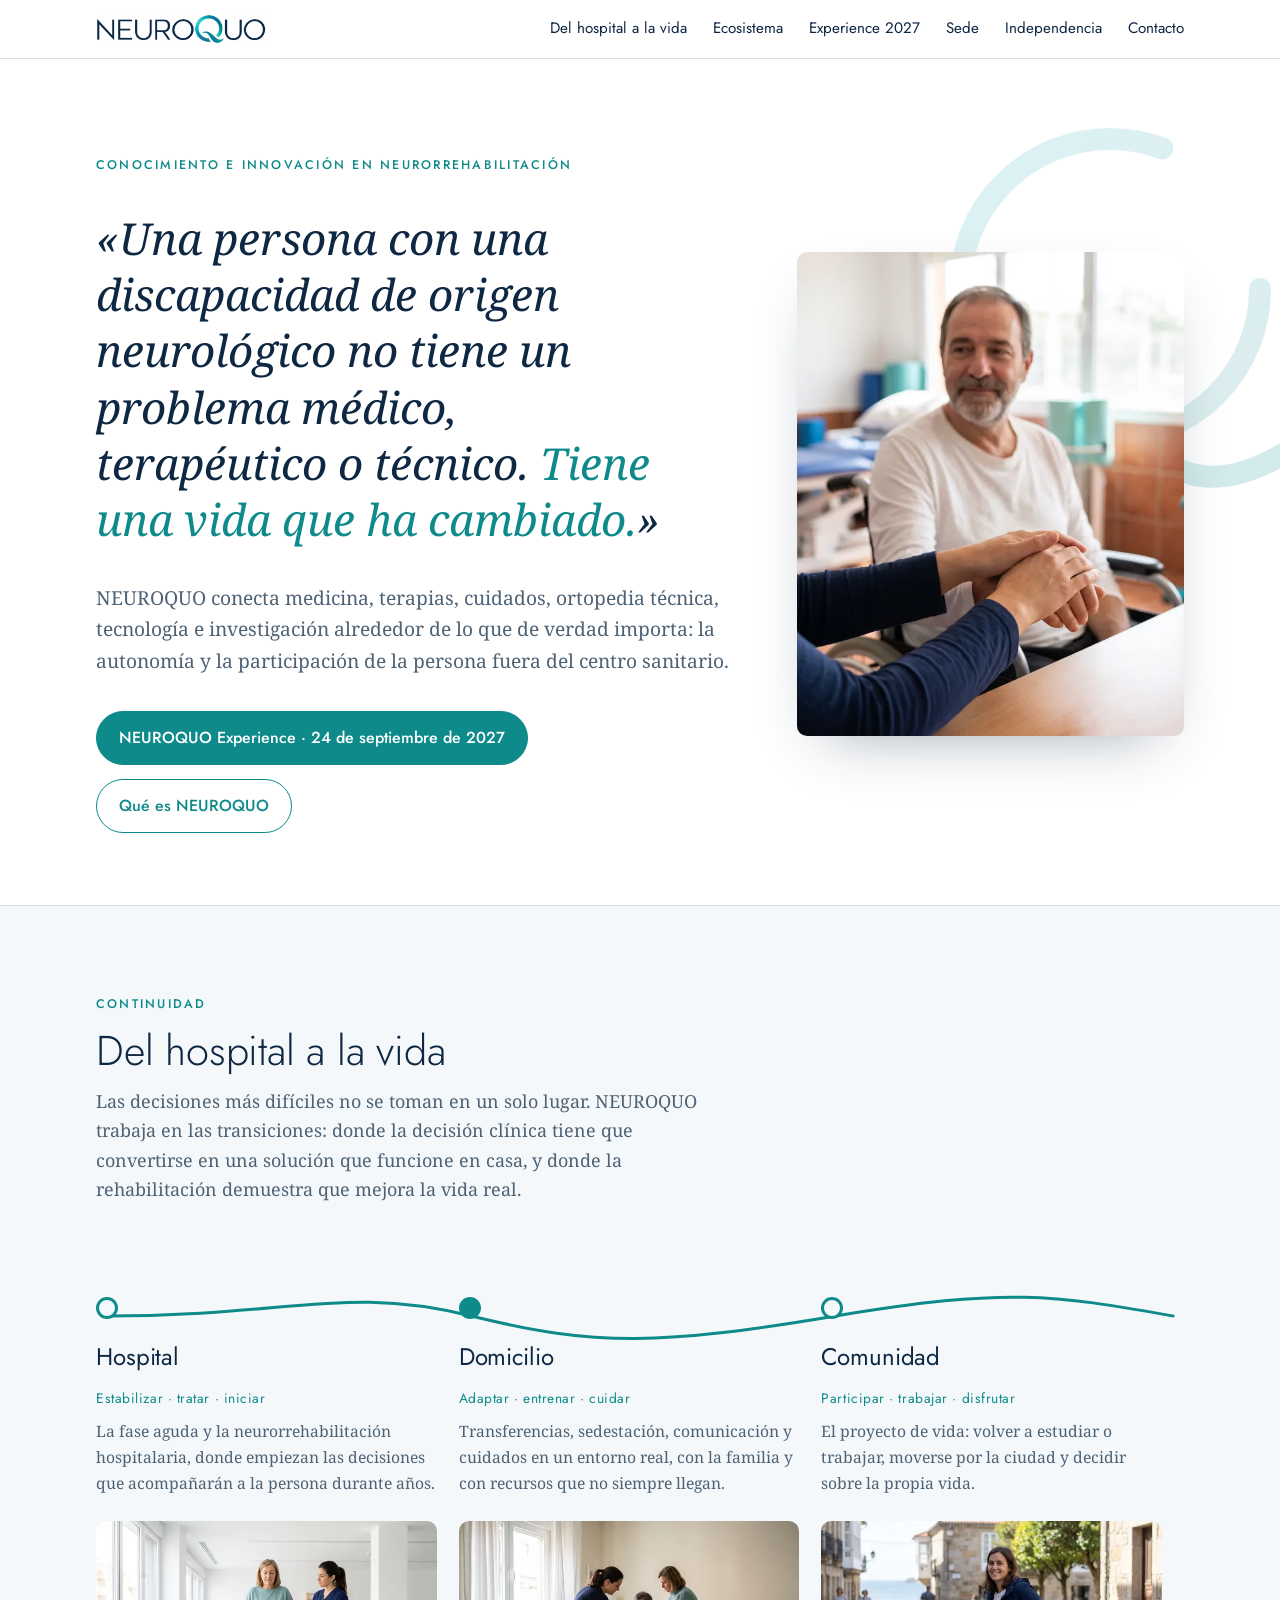
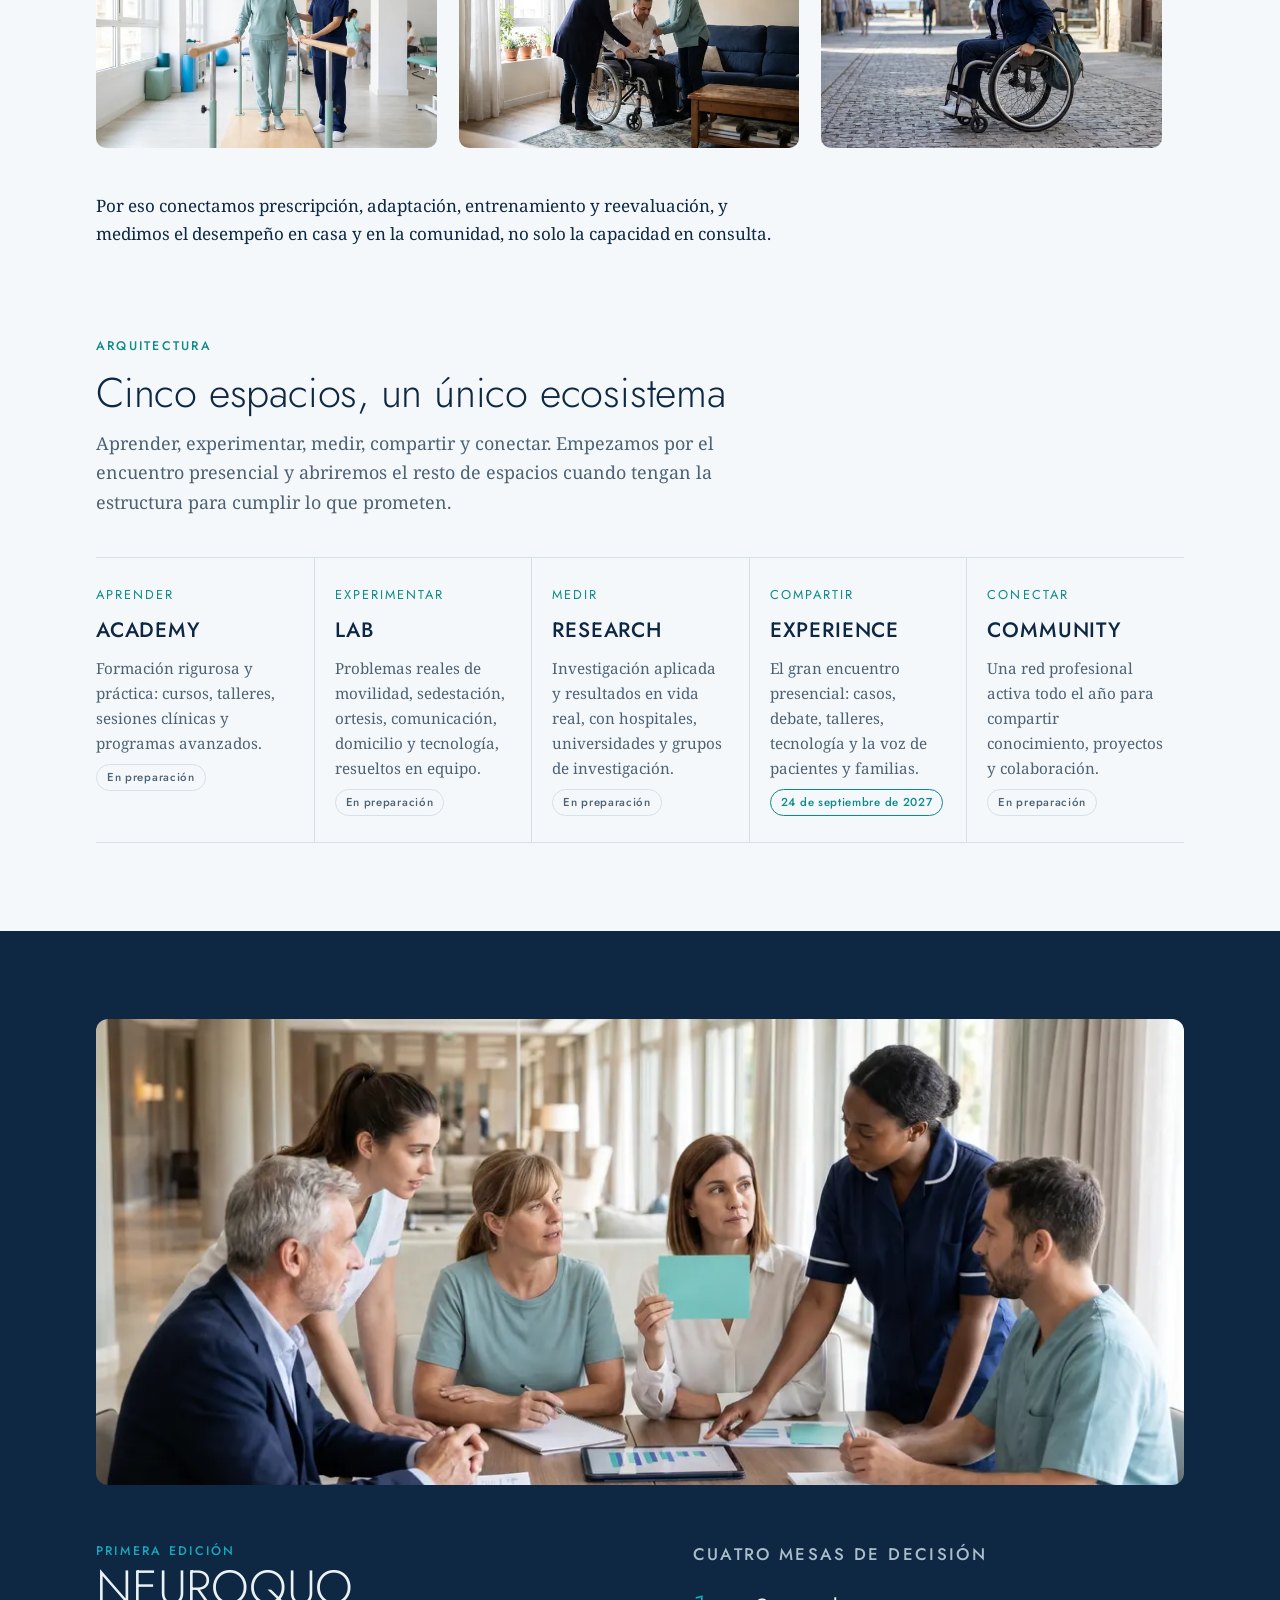
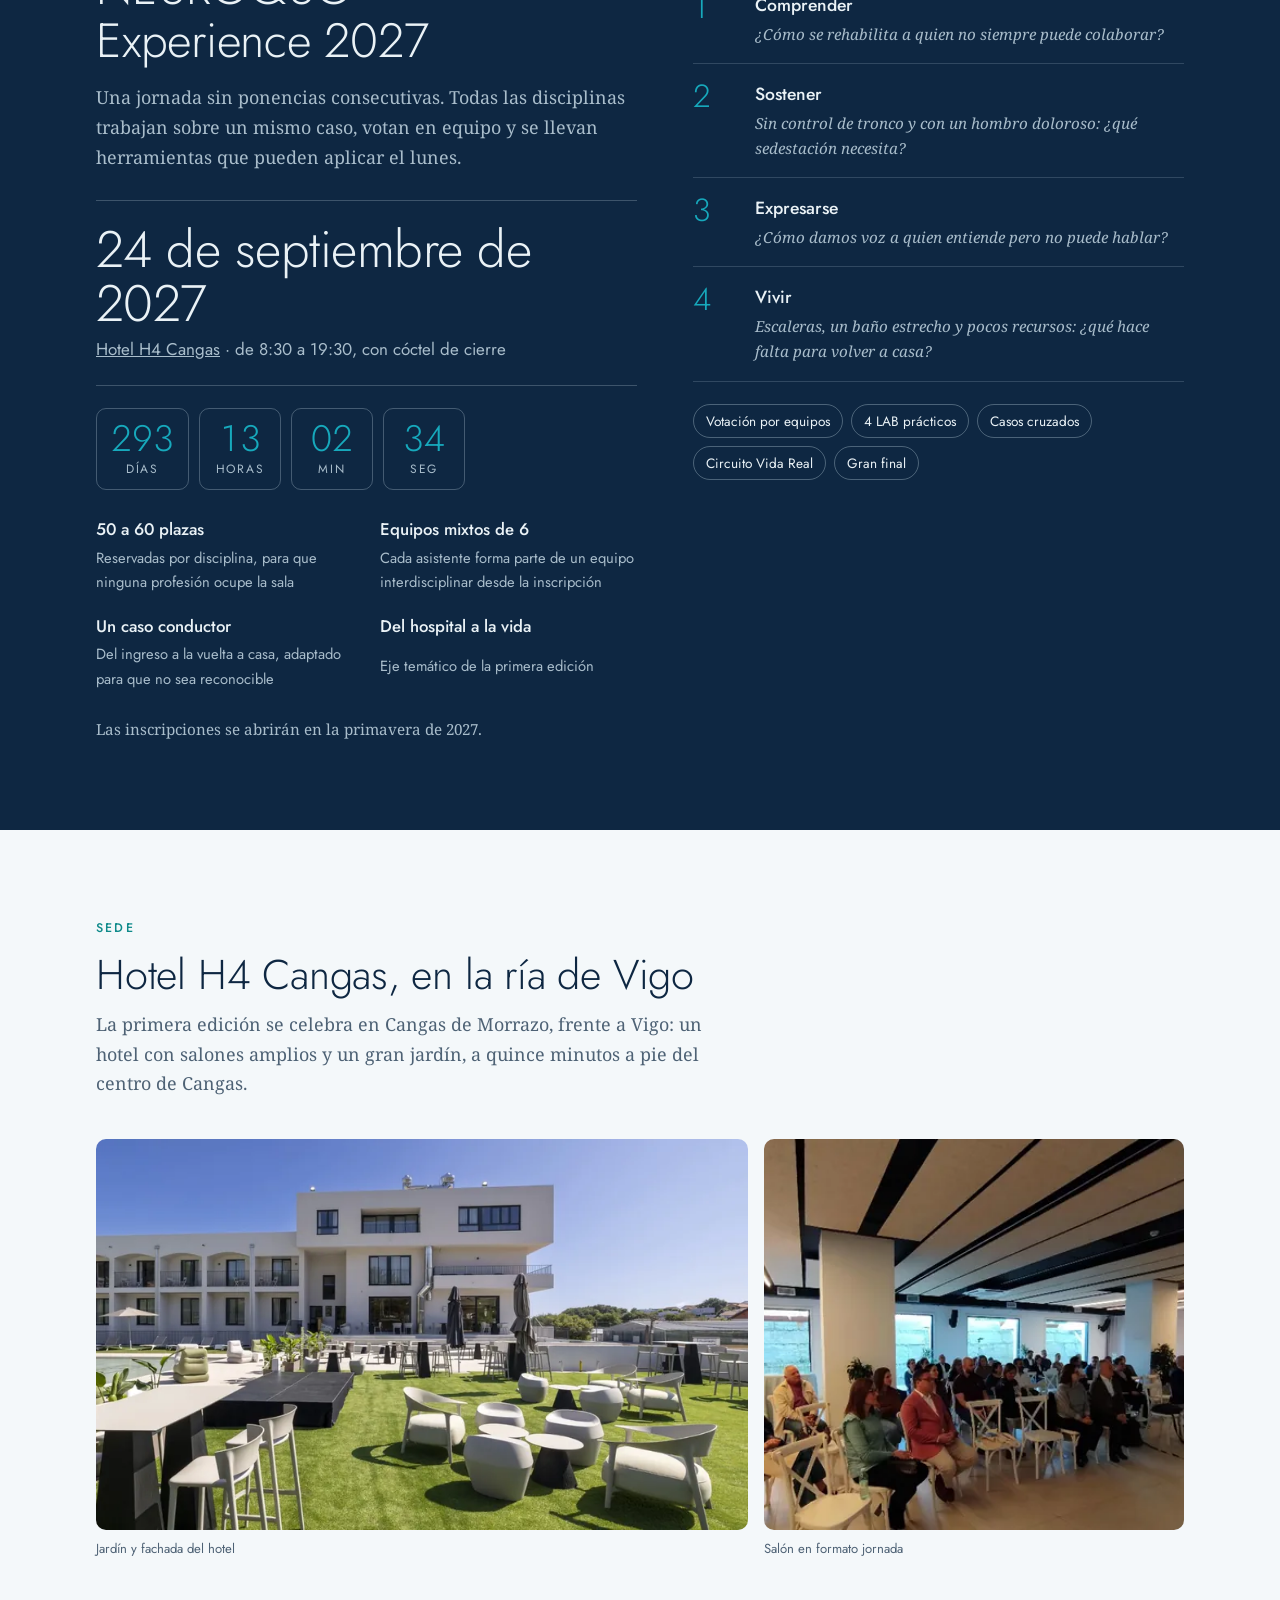
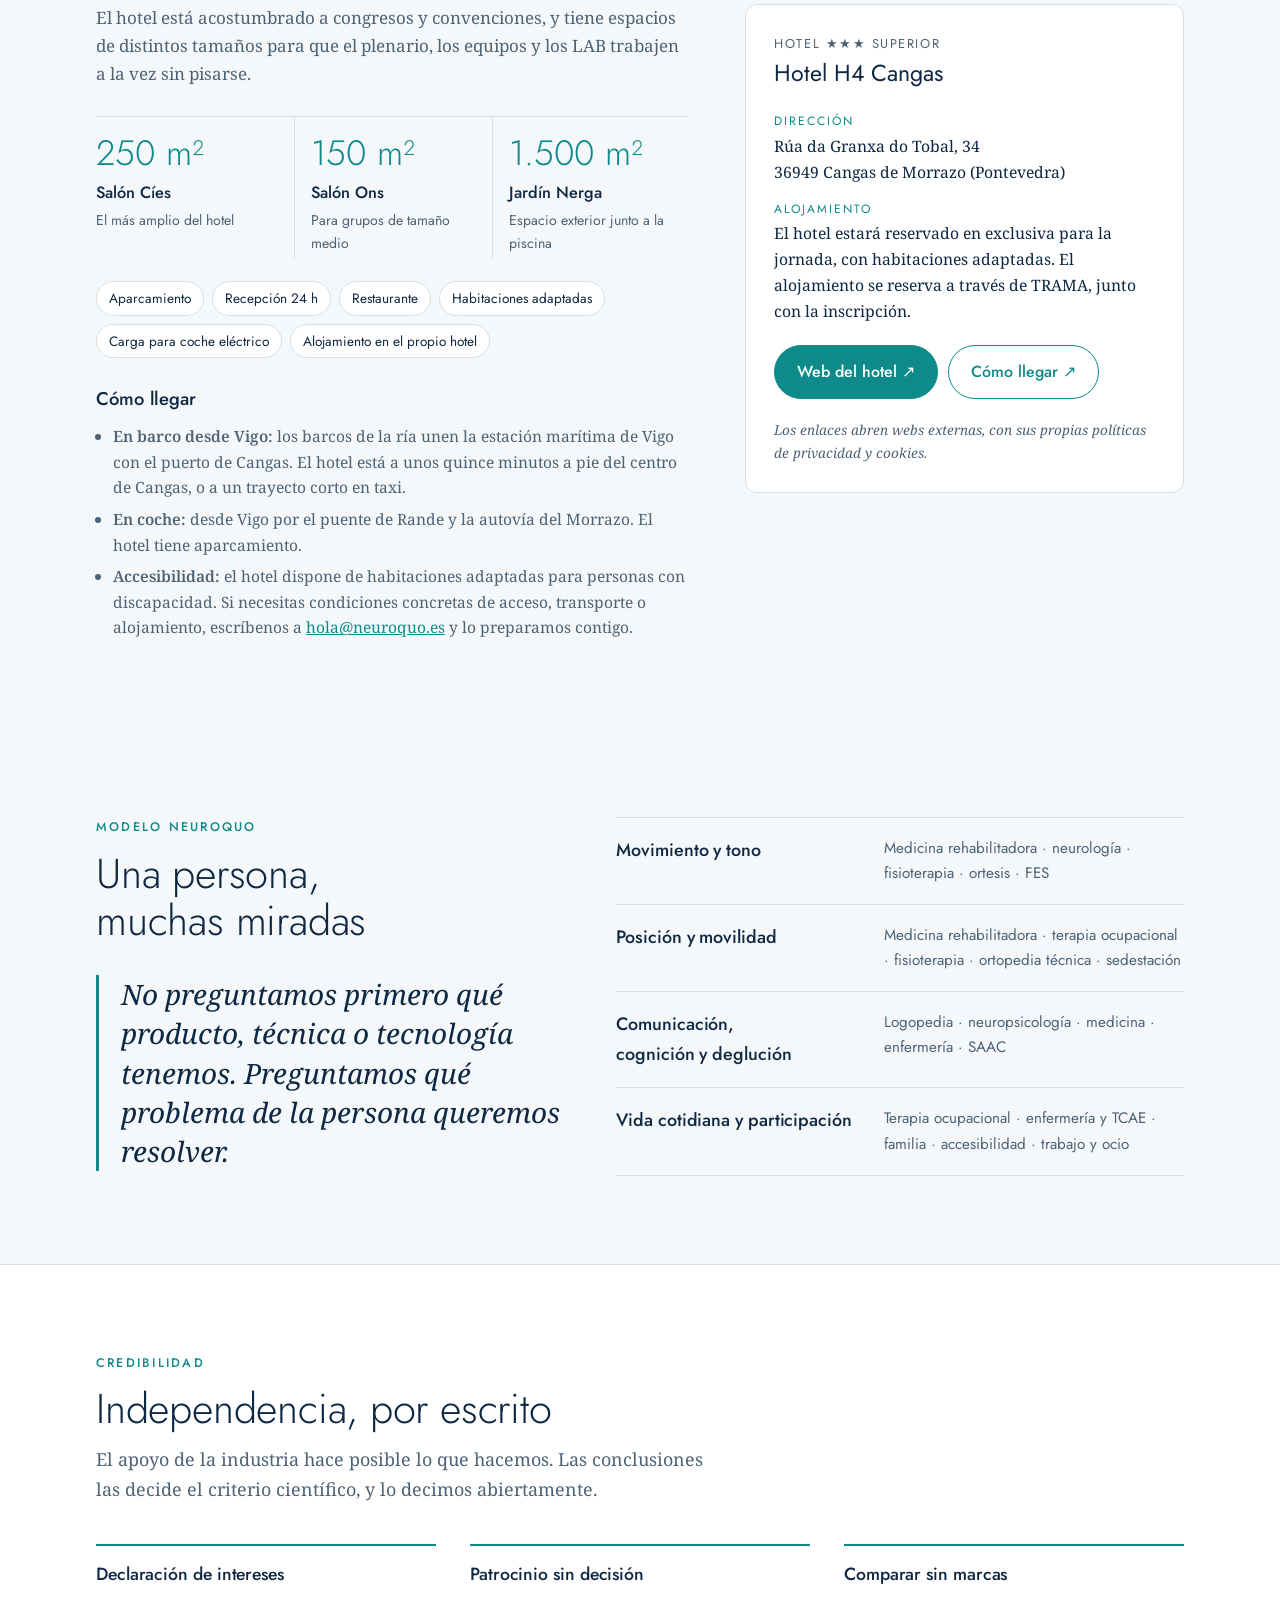
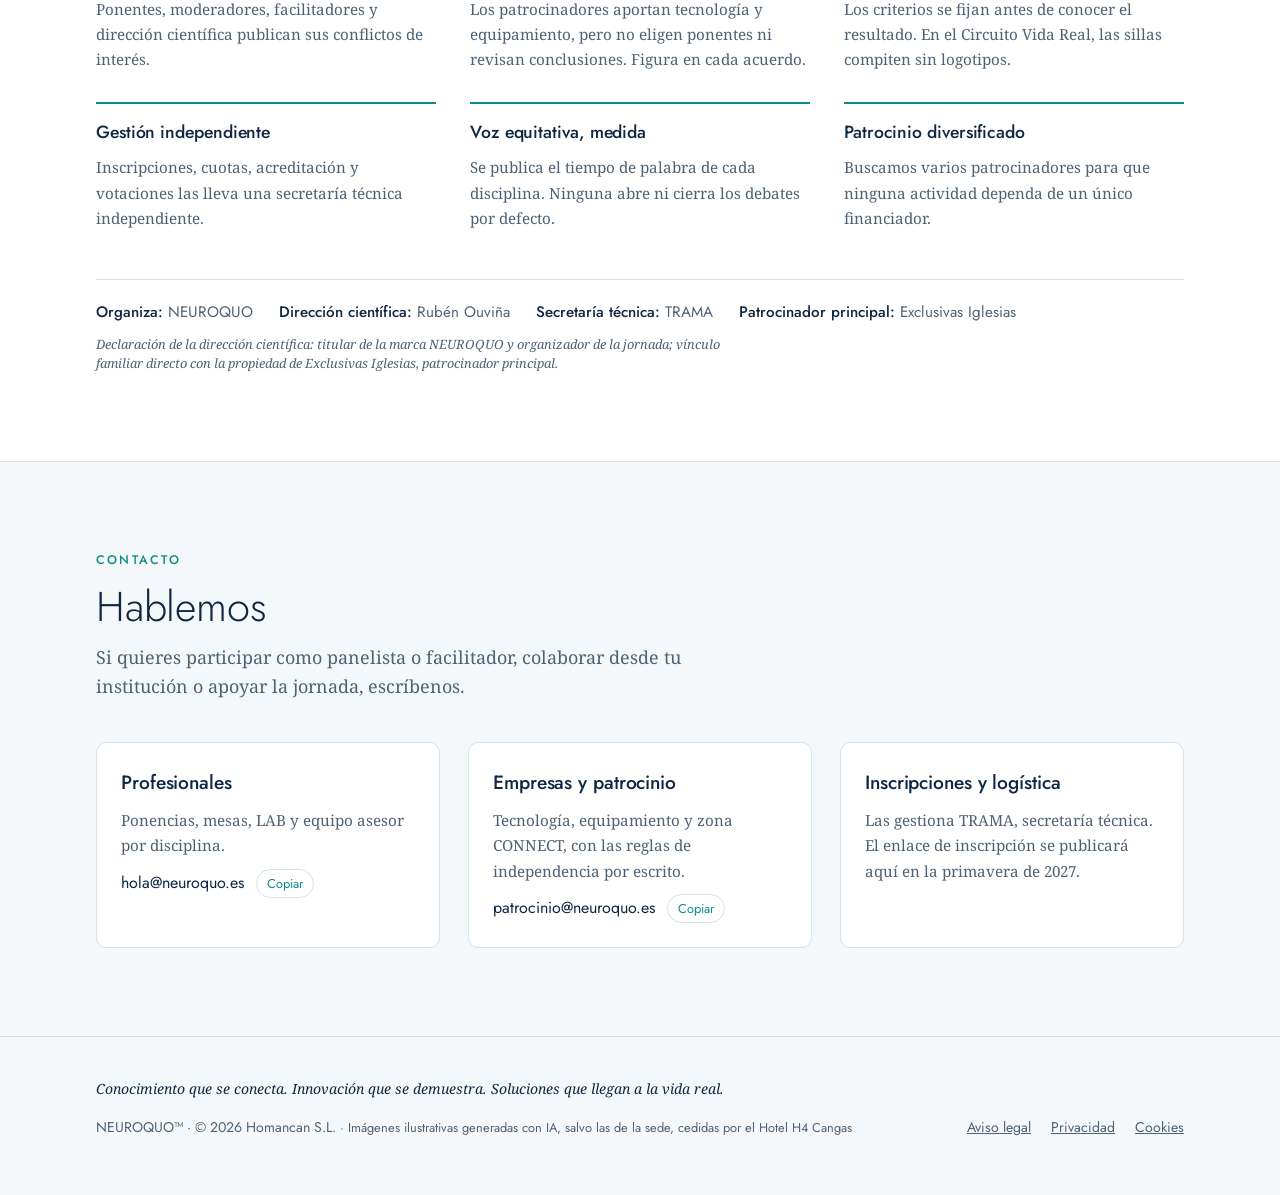
<file: index.html>
<!doctype html>
<html lang="es">
<head>
<meta charset="utf-8">
<meta name="viewport" content="width=device-width, initial-scale=1, viewport-fit=cover">
<title>NEUROQUO · Conocimiento e innovación en neurorrehabilitación</title>
<link rel="canonical" href="https://neuroquo.es/">
<link rel="icon" type="image/png" href="assets/logo-neuroquo-600.png">
<meta property="og:title" content="NEUROQUO">
<meta property="og:description" content="Ecosistema de conocimiento e innovación en neurorrehabilitación. NEUROQUO Experience 2027: 24 de septiembre.">
<meta property="og:url" content="https://neuroquo.es/">
<meta property="og:type" content="website">
<meta property="og:locale" content="es_ES">
<meta name="description" content="NEUROQUO, ecosistema de conocimiento e innovación en neurorrehabilitación. NEUROQUO Experience 2027: 24 de septiembre, Hotel H4 Cangas (Cangas de Morrazo, Pontevedra).">
<link rel="stylesheet" href="css/fuentes.css">
<style>
/* Layout: una sola columna editorial (≈1120px) con bandas a todo el ancho; la línea turquesa de la Q
   recorre "del hospital a la vida" como hilo de continuidad. Display: Jost ligera (eco del logotipo);
   texto: Noto Serif (dossier de marca). */
:root {
  --paper: #F4F8FA;
  --surface: #FFFFFF;
  --ink: #0E2742;
  --muted: #4E6275;
  --line: #D5E0E7;
  --teal: #0E8A8A;
  --cyan: #17A9BC;
  --wash: #E4F2F2;
  --band: #0E2742;
  --band-ink: #EAF2F6;
  --band-muted: #A9BDCB;
  --f-display: "Jost", "Futura", "Avenir Next", "Helvetica Neue", Arial, sans-serif;
  --f-body: "Noto Serif", Georgia, "Times New Roman", serif;
}
@media (prefers-color-scheme: dark) {
  :root:not([data-theme="light"]) {
    --paper: #08141F; --surface: #0E1E2D; --ink: #E7EEF3; --muted: #9DB0C0; --line: #20374A;
    --teal: #3CC4BD; --cyan: #5BD0DE; --wash: #0F2A31; --band: #0B1A27; --band-ink: #EAF2F6; --band-muted: #A9BDCB;
    color-scheme: dark;
  }
}
:root[data-theme="dark"] {
  --paper: #08141F; --surface: #0E1E2D; --ink: #E7EEF3; --muted: #9DB0C0; --line: #20374A;
  --teal: #3CC4BD; --cyan: #5BD0DE; --wash: #0F2A31; --band: #0B1A27; --band-ink: #EAF2F6; --band-muted: #A9BDCB;
  color-scheme: dark;
}

* { box-sizing: border-box; }
html { scroll-padding-top: calc(env(safe-area-inset-top, 0px) + 76px); }
body { background: var(--paper); color: var(--ink); font-family: var(--f-body); font-size: 17px; line-height: 1.65; }
h1, h2, h3, h4 { font-family: var(--f-display); font-weight: 400; margin: 0; text-wrap: balance; letter-spacing: -0.005em; }
p { margin: 0; }
a { color: var(--teal); }
a:focus-visible, button:focus-visible { outline: 2px solid var(--cyan); outline-offset: 3px; border-radius: 2px; }
.in { max-width: 1120px; margin: 0 auto; padding-left: max(16px, env(safe-area-inset-left, 0px)); padding-right: max(16px, env(safe-area-inset-right, 0px)); }
.eyebrow { font-family: var(--f-display); font-size: 0.78rem; font-weight: 500; letter-spacing: 0.18em; text-transform: uppercase; color: var(--teal); }
.lede { font-size: 1.12rem; color: var(--muted); max-width: 62ch; }
section { padding-block: 88px; }
.sec-head { display: grid; gap: 12px; margin-bottom: 40px; max-width: 760px; }
.sec-head h2 { font-size: clamp(1.8rem, 3.4vw, 2.6rem); font-weight: 300; line-height: 1.15; }

/* Cabecera */
body::before { content: ""; position: fixed; inset: 0 0 auto; height: env(safe-area-inset-top, 0px); z-index: 10; background: var(--surface); }
.top { position: sticky; top: env(safe-area-inset-top, 0px); z-index: 9; background: color-mix(in srgb, var(--surface) 92%, transparent); backdrop-filter: blur(8px); border-bottom: 1px solid var(--line); }
.top .in { display: flex; align-items: center; justify-content: space-between; gap: 20px; padding-block: 14px; }
.logo { display: block; width: 170px; height: auto; }
.logo-dark { display: none; }
@media (prefers-color-scheme: dark) { :root:not([data-theme="light"]) .logo-light { display: none; } :root:not([data-theme="light"]) .logo-dark { display: block; } }
:root[data-theme="dark"] .logo-light { display: none; }
:root[data-theme="dark"] .logo-dark { display: block; }
nav ul { display: flex; flex-wrap: wrap; gap: 6px 26px; list-style: none; margin: 0; padding: 0; font-family: var(--f-display); font-size: 0.95rem; }
nav a { color: var(--ink); text-decoration: none; }
nav a:hover { color: var(--teal); }
@media (max-width: 860px) { nav { display: none; } }

/* Portada */
.hero { padding-block: 96px 72px; background: var(--surface); border-bottom: 1px solid var(--line); position: relative; overflow: hidden; }
.hero .in { display: grid; gap: 40px; position: relative; }
.hero blockquote { margin: 0; font-family: var(--f-body); font-style: italic; font-size: clamp(1.7rem, 3.6vw, 2.75rem); line-height: 1.28; max-width: 24ch; color: var(--ink); }
.hero blockquote em { font-style: italic; color: var(--teal); }
.hero .lede { font-size: 1.2rem; }
.hero-meta { display: flex; flex-wrap: wrap; gap: 14px 18px; align-items: center; }
.btn { font-family: var(--f-display); font-size: 1rem; font-weight: 500; text-decoration: none; padding: 13px 22px; border-radius: 999px; border: 1px solid var(--teal); color: var(--teal); background: transparent; cursor: pointer; display: inline-flex; gap: 10px; align-items: center; }
.btn.solid { background: var(--teal); color: var(--surface); }
.btn:hover { filter: brightness(1.08); }
.hero-wave { position: absolute; right: -60px; top: 40px; width: min(48vw, 560px); height: auto; opacity: 0.9; pointer-events: none; }
@media (max-width: 760px) { .hero-wave { opacity: 0.25; right: -120px; } }

/* Del hospital a la vida */
.ruta { display: grid; grid-template-columns: repeat(3, minmax(0, 1fr)); gap: 0; position: relative; }
.ruta svg.hilo { position: absolute; left: 0; right: 0; top: 30px; width: 100%; height: 70px; overflow: visible; }
.etapa { position: relative; padding: 0 22px 0 0; display: grid; gap: 10px; align-content: start; }
.etapa .punto { width: 22px; height: 22px; border-radius: 50%; background: var(--paper); border: 3px solid var(--teal); position: relative; z-index: 1; margin-top: 52px; }
.etapa.centro .punto { background: var(--teal); }
.etapa h3 { font-size: 1.5rem; font-weight: 400; margin-top: 8px; }
.etapa p { color: var(--muted); font-size: 0.98rem; }
.etapa .verbos { font-family: var(--f-display); font-size: 0.86rem; letter-spacing: 0.04em; color: var(--teal); }
.ruta-nota { margin-top: 44px; max-width: 70ch; }
@media (max-width: 760px) {
  .ruta { grid-template-columns: 1fr; gap: 28px; border-left: 3px solid var(--teal); margin-left: 10px; padding-left: 24px; }
  .ruta svg.hilo { display: none; }
  .etapa .punto { position: absolute; left: -37px; top: 6px; margin: 0; }
}

/* Ecosistema */
.espacios { display: grid; grid-template-columns: repeat(5, minmax(0, 1fr)); border-top: 1px solid var(--line); }
.espacio { padding: 26px 20px 26px 0; display: grid; gap: 8px; align-content: start; border-bottom: 1px solid var(--line); }
.espacio + .espacio { padding-left: 20px; border-left: 1px solid var(--line); }
.espacio h3 { font-size: 1.3rem; font-weight: 500; letter-spacing: 0.04em; }
.espacio .verbo { font-family: var(--f-display); font-size: 0.8rem; letter-spacing: 0.16em; text-transform: uppercase; color: var(--teal); }
.espacio p { font-size: 0.95rem; color: var(--muted); }
.estado { justify-self: start; font-family: var(--f-display); font-size: 0.72rem; font-weight: 500; letter-spacing: 0.06em; padding: 3px 10px; border-radius: 999px; border: 1px solid var(--line); color: var(--muted); }
.estado.vivo { border-color: var(--teal); color: var(--teal); }
@media (max-width: 960px) { .espacios { grid-template-columns: 1fr 1fr; } .espacio + .espacio { border-left: 0; padding-left: 0; } .espacio { padding-right: 20px; } }
@media (max-width: 520px) { .espacios { grid-template-columns: 1fr; } }

/* Experience 2027 (banda) */
.band { background: var(--band); color: var(--band-ink); }
.band .eyebrow { color: var(--cyan); }
.band .lede { color: var(--band-muted); }
.band h2, .band h3 { color: var(--band-ink); }
.exp { display: grid; grid-template-columns: minmax(0, 1.1fr) minmax(0, 1fr); gap: 56px; align-items: start; }
@media (max-width: 860px) { .exp { grid-template-columns: 1fr; gap: 36px; } }
.fecha { display: grid; gap: 4px; padding: 22px 0; border-top: 1px solid rgba(169, 189, 203, 0.3); border-bottom: 1px solid rgba(169, 189, 203, 0.3); margin-top: 28px; }
.fecha b { font-family: var(--f-display); font-weight: 300; font-size: clamp(2rem, 4.4vw, 3.2rem); line-height: 1.05; letter-spacing: -0.01em; }
.fecha span { color: var(--band-muted); font-family: var(--f-display); }
.hechos { display: grid; grid-template-columns: 1fr 1fr; gap: 18px 28px; margin-top: 26px; font-family: var(--f-display); }
.hechos div { display: grid; gap: 2px; }
.hechos strong { font-weight: 500; font-size: 1.05rem; }
.hechos span { color: var(--band-muted); font-size: 0.92rem; }
.mesas { list-style: none; margin: 0; padding: 0; display: grid; gap: 0; counter-reset: m; }
.mesas li { counter-increment: m; display: grid; grid-template-columns: 48px 1fr; gap: 2px 14px; padding: 16px 0; border-bottom: 1px solid rgba(169, 189, 203, 0.22); }
.mesas li::before { content: counter(m); grid-row: span 2; font-family: var(--f-display); font-weight: 300; font-size: 2rem; line-height: 1; color: var(--cyan); }
.mesas b { font-family: var(--f-display); font-weight: 500; font-size: 1.1rem; }
.mesas span { color: var(--band-muted); font-size: 0.95rem; font-style: italic; }
.formato { display: flex; flex-wrap: wrap; gap: 8px; margin-top: 22px; }
.formato span { font-family: var(--f-display); font-size: 0.85rem; padding: 5px 12px; border-radius: 999px; border: 1px solid rgba(169, 189, 203, 0.4); color: var(--band-ink); }
.band .btn { border-color: var(--cyan); color: var(--cyan); }
.aviso-insc { margin-top: 26px; display: grid; gap: 12px; justify-items: start; }
.aviso-insc p { color: var(--band-muted); font-size: 0.95rem; }

/* Una persona, muchas miradas */
.miradas { display: grid; grid-template-columns: minmax(0, 0.9fr) minmax(0, 1.1fr); gap: 56px; align-items: start; }
@media (max-width: 860px) { .miradas { grid-template-columns: 1fr; gap: 32px; } }
.principio { font-family: var(--f-body); font-style: italic; font-size: clamp(1.35rem, 2.4vw, 1.75rem); line-height: 1.4; border-left: 3px solid var(--teal); padding-left: 22px; }
.problemas { display: grid; gap: 0; border-top: 1px solid var(--line); }
.problema { display: grid; grid-template-columns: minmax(0, 0.9fr) minmax(0, 1.1fr); gap: 6px 22px; padding: 18px 0; border-bottom: 1px solid var(--line); }
.problema h3 { font-size: 1.12rem; font-weight: 500; }
.problema p { color: var(--muted); font-size: 0.95rem; font-family: var(--f-display); }
@media (max-width: 520px) { .problema { grid-template-columns: 1fr; } }

/* Independencia */
.indep { background: var(--surface); border-top: 1px solid var(--line); border-bottom: 1px solid var(--line); }
.compromisos { display: grid; grid-template-columns: repeat(3, minmax(0, 1fr)); gap: 30px 34px; }
@media (max-width: 860px) { .compromisos { grid-template-columns: 1fr 1fr; } }
@media (max-width: 520px) { .compromisos { grid-template-columns: 1fr; } }
.compromiso { display: grid; gap: 8px; align-content: start; padding-top: 14px; border-top: 2px solid var(--teal); }
.compromiso h3 { font-size: 1.1rem; font-weight: 500; }
.compromiso p { font-size: 0.95rem; color: var(--muted); }
.creditos { margin-top: 48px; padding-top: 20px; border-top: 1px solid var(--line); display: grid; gap: 10px; }
.creditos .lista { display: flex; flex-wrap: wrap; gap: 6px 26px; font-family: var(--f-display); font-size: 0.95rem; color: var(--muted); }
.creditos .lista b { color: var(--ink); font-weight: 500; }
.coi { font-style: italic; font-size: 0.8rem; line-height: 1.5; color: var(--muted); max-width: 90ch; }

/* Contacto */
.contacto { display: grid; grid-template-columns: repeat(3, minmax(0, 1fr)); gap: 28px; }
@media (max-width: 860px) { .contacto { grid-template-columns: 1fr; } }
.canal { background: var(--surface); border: 1px solid var(--line); border-radius: 10px; padding: 24px; display: grid; gap: 10px; align-content: start; }
.canal h3 { font-size: 1.2rem; font-weight: 500; }
.canal p { color: var(--muted); font-size: 0.95rem; }
.correo { display: flex; flex-wrap: wrap; gap: 8px 12px; align-items: center; font-family: var(--f-display); }
.correo code { font-family: var(--f-display); font-size: 1rem; color: var(--ink); user-select: all; }
.copiar { font-family: var(--f-display); font-size: 0.8rem; padding: 4px 10px; border-radius: 999px; border: 1px solid var(--line); background: transparent; color: var(--teal); cursor: pointer; }

/* Pie */
footer { padding-block: 40px 56px; border-top: 1px solid var(--line); font-family: var(--f-display); font-size: 0.88rem; color: var(--muted); }
footer .in { display: grid; gap: 16px; }
.pie-fila { display: flex; flex-wrap: wrap; gap: 10px 28px; justify-content: space-between; align-items: center; }
.pie-fila ul { display: flex; flex-wrap: wrap; gap: 6px 20px; list-style: none; margin: 0; padding: 0; }
.pie-fila a { color: var(--muted); }
.lema { font-family: var(--f-body); font-style: italic; color: var(--ink); }

/* Imágenes */
.foto { display: block; width: 100%; height: auto; border-radius: 10px; background: var(--wash); object-fit: cover; }
.hero .in { grid-template-columns: minmax(0, 1.25fr) minmax(0, 0.75fr); align-items: center; column-gap: 56px; }
.hero-txt { display: grid; gap: 34px; }
.hero-foto { position: relative; z-index: 1; }
.hero-foto .foto { aspect-ratio: 4 / 5; box-shadow: 0 24px 60px -30px rgba(14, 39, 66, 0.45); }
@media (max-width: 860px) {
  .hero .in { grid-template-columns: 1fr; }
  .hero-foto .foto { aspect-ratio: 4 / 3; object-position: 50% 30%; }
}
.etapa .foto { aspect-ratio: 3 / 2; margin-top: 14px; }
.exp-foto { margin-bottom: 56px; }
.exp-foto .foto { aspect-ratio: 21 / 9; border-radius: 12px; }
@media (max-width: 760px) { .exp-foto .foto { aspect-ratio: 16 / 10; } .exp-foto { margin-bottom: 36px; } }
.nota-ia { font-size: 0.8rem; }

/* Sede */
.sede { display: grid; grid-template-columns: minmax(0, 1.15fr) minmax(0, 0.85fr); gap: 56px; align-items: start; }
@media (max-width: 860px) { .sede { grid-template-columns: 1fr; gap: 36px; } }
.sede-txt { display: grid; gap: 18px; }
.sede-txt p { color: var(--muted); }
.salones { display: grid; grid-template-columns: repeat(3, minmax(0, 1fr)); gap: 0; margin-top: 10px; border-top: 1px solid var(--line); }
.salon { padding: 18px 16px 4px 0; display: grid; gap: 2px; align-content: start; }
.salon + .salon { padding-left: 16px; border-left: 1px solid var(--line); }
.salon b { font-family: var(--f-display); font-weight: 300; font-size: clamp(1.7rem, 3vw, 2.2rem); line-height: 1.05; color: var(--teal); }
.salon strong { font-family: var(--f-display); font-weight: 500; font-size: 1.02rem; margin-top: 6px; }
.salon span { font-family: var(--f-display); font-size: 0.88rem; color: var(--muted); }
@media (max-width: 520px) { .salones { grid-template-columns: 1fr; } .salon + .salon { padding-left: 0; border-left: 0; border-top: 1px solid var(--line); } .salon { padding-bottom: 14px; } }
.servicios { display: flex; flex-wrap: wrap; gap: 8px; list-style: none; margin: 4px 0 0; padding: 0; }
.servicios li { font-family: var(--f-display); font-size: 0.85rem; padding: 5px 12px; border-radius: 999px; border: 1px solid var(--line); color: var(--ink); background: var(--surface); }
.ficha { background: var(--surface); border: 1px solid var(--line); border-radius: 12px; padding: 28px; display: grid; gap: 20px; }
.ficha h3 { font-size: 1.45rem; font-weight: 400; }
.ficha .cat { font-family: var(--f-display); font-size: 0.8rem; letter-spacing: 0.12em; text-transform: uppercase; color: var(--muted); }
.ficha dl { margin: 0; display: grid; gap: 14px; }
.ficha dt { font-family: var(--f-display); font-size: 0.75rem; letter-spacing: 0.16em; text-transform: uppercase; color: var(--teal); }
.ficha dd { margin: 2px 0 0; font-size: 0.98rem; }
.ficha dd a { color: var(--ink); }
.ficha .botones { display: flex; flex-wrap: wrap; gap: 10px; }
.ficha .nota { font-size: 0.85rem; color: var(--muted); font-style: italic; }
.llegar { margin-top: 8px; display: grid; gap: 10px; }
.llegar h3 { font-size: 1.15rem; font-weight: 500; }
.llegar ul { margin: 0; padding-left: 1.1em; color: var(--muted); font-size: 0.97rem; display: grid; gap: 6px; }

.sede-fotos { display: grid; grid-template-columns: minmax(0, 1.55fr) minmax(0, 1fr); gap: 16px; margin-bottom: 44px; }
.sede-fotos figure { margin: 0; display: grid; gap: 8px; grid-template-rows: 1fr auto; }
.sede-fotos .foto { height: 100%; aspect-ratio: auto; }
.sede-fotos figure:first-child .foto { aspect-ratio: 5 / 3; }
.sede-fotos figcaption { font-family: var(--f-display); font-size: 0.82rem; color: var(--muted); }
@media (max-width: 760px) { .sede-fotos { grid-template-columns: 1fr; } .sede-fotos .foto { aspect-ratio: 5 / 3; } }

/* Cuenta atrás */
.cuenta { display: flex; flex-wrap: wrap; gap: 10px; margin-top: 22px; font-family: var(--f-display); }
.cuenta div { min-width: 82px; padding: 12px 14px 10px; border: 1px solid rgba(169, 189, 203, 0.35); border-radius: 10px; display: grid; gap: 2px; justify-items: center; }
.cuenta b { font-weight: 300; font-size: clamp(1.7rem, 3.4vw, 2.3rem); line-height: 1; color: var(--cyan); font-variant-numeric: tabular-nums; }
.cuenta span { font-size: 0.75rem; letter-spacing: 0.14em; text-transform: uppercase; color: var(--band-muted); }
.cuenta-txt { margin-top: 10px; font-family: var(--f-display); font-size: 0.9rem; color: var(--band-muted); }

@media (prefers-reduced-motion: no-preference) {
  html { scroll-behavior: smooth; }
  .hilo path.trazo { stroke-dasharray: 1400; stroke-dashoffset: 1400; animation: trazo 2.4s 0.3s ease-out forwards; }
  @keyframes trazo { to { stroke-dashoffset: 0; } }
}
</style>
<style>html,body{margin:0;padding:0}img{max-width:100%}</style>
</head>
<body>
<header class="top">
  <div class="in">
    <a href="#inicio" aria-label="NEUROQUO, inicio">
      <img class="logo logo-light" src="assets/logo-neuroquo-600.png" alt="NEUROQUO" width="600" height="107">
      <img class="logo logo-dark" src="assets/logo-neuroquo-oscuro-600.png" alt="NEUROQUO" width="600" height="107">
    </a>
    <nav aria-label="Secciones">
      <ul>
        <li><a href="#vida-real">Del hospital a la vida</a></li>
        <li><a href="#ecosistema">Ecosistema</a></li>
        <li><a href="#experience">Experience 2027</a></li>
        <li><a href="#sede">Sede</a></li>
        <li><a href="#independencia">Independencia</a></li>
        <li><a href="#contacto">Contacto</a></li>
      </ul>
    </nav>
  </div>
</header>

<main id="inicio">
  <section class="hero">
    <svg class="hero-wave" viewBox="0 0 560 420" aria-hidden="true">
      <defs>
        <linearGradient id="q" x1="0" y1="0" x2="1" y2="1">
          <stop offset="0" style="stop-color: var(--cyan)"/><stop offset="1" style="stop-color: var(--teal)"/>
        </linearGradient>
      </defs>
      <circle cx="330" cy="190" r="150" fill="none" stroke="url(#q)" stroke-width="22" stroke-dasharray="760 200" stroke-linecap="round" opacity="0.16"/>
      <path d="M180 300 C 250 230, 300 250, 345 320 S 450 400, 540 330" fill="none" stroke="url(#q)" stroke-width="22" stroke-linecap="round" opacity="0.2"/>
    </svg>
    <div class="in">
     <div class="hero-txt">
      <p class="eyebrow">Conocimiento e innovación en neurorrehabilitación</p>
      <blockquote>«Una persona con una discapacidad de origen neurológico no tiene un problema médico, terapéutico o técnico. <em>Tiene una vida que ha cambiado.</em>»</blockquote>
      <p class="lede">NEUROQUO conecta medicina, terapias, cuidados, ortopedia técnica, tecnología e investigación alrededor de lo que de verdad importa: la autonomía y la participación de la persona fuera del centro sanitario.</p>
      <div class="hero-meta">
        <a class="btn solid" href="#experience">NEUROQUO Experience · 24 de septiembre de 2027</a>
        <a class="btn" href="#ecosistema">Qué es NEUROQUO</a>
      </div>
     </div>
     <div class="hero-foto">
      <img class="foto" src="img/portada-640.webp" srcset="img/portada-640.webp 640w, img/portada-1100.webp 1100w" sizes="(max-width: 860px) 92vw, 400px" width="640" height="795" alt="Una profesional sostiene con las dos manos la mano de un hombre en silla de ruedas, en una sala de rehabilitación luminosa." fetchpriority="high">
     </div>
    </div>
  </section>

  <section id="vida-real">
    <div class="in">
      <div class="sec-head">
        <p class="eyebrow">Continuidad</p>
        <h2>Del hospital a la vida</h2>
        <p class="lede">Las decisiones más difíciles no se toman en un solo lugar. NEUROQUO trabaja en las transiciones: donde la decisión clínica tiene que convertirse en una solución que funcione en casa, y donde la rehabilitación demuestra que mejora la vida real.</p>
      </div>
      <div class="ruta">
        <svg class="hilo" viewBox="0 0 1000 70" preserveAspectRatio="none" aria-hidden="true">
          <path class="trazo" d="M10 41 C 180 41, 230 10, 345 41 S 520 70, 680 41 S 880 20, 990 41" fill="none" style="stroke: var(--teal)" stroke-width="3" stroke-linecap="round" vector-effect="non-scaling-stroke"/>
        </svg>
        <div class="etapa">
          <span class="punto" aria-hidden="true"></span>
          <h3>Hospital</h3>
          <p class="verbos">Estabilizar · tratar · iniciar</p>
          <p>La fase aguda y la neurorrehabilitación hospitalaria, donde empiezan las decisiones que acompañarán a la persona durante años.</p>
          <img class="foto" src="img/hospital-600.webp" srcset="img/hospital-600.webp 600w, img/hospital-1100.webp 1100w" sizes="(max-width: 760px) 88vw, 340px" width="600" height="403" alt="Una mujer camina entre barras paralelas en un gimnasio de neurorrehabilitación, acompañada por su fisioterapeuta." loading="lazy">
        </div>
        <div class="etapa centro">
          <span class="punto" aria-hidden="true"></span>
          <h3>Domicilio</h3>
          <p class="verbos">Adaptar · entrenar · cuidar</p>
          <p>Transferencias, sedestación, comunicación y cuidados en un entorno real, con la familia y con recursos que no siempre llegan.</p>
          <img class="foto" src="img/domicilio-600.webp" srcset="img/domicilio-600.webp 600w, img/domicilio-1100.webp 1100w" sizes="(max-width: 760px) 88vw, 340px" width="600" height="403" alt="En el salón de su casa, una terapeuta y una familiar ayudan a un hombre a pasar de la silla de ruedas al sofá." loading="lazy">
        </div>
        <div class="etapa">
          <span class="punto" aria-hidden="true"></span>
          <h3>Comunidad</h3>
          <p class="verbos">Participar · trabajar · disfrutar</p>
          <p>El proyecto de vida: volver a estudiar o trabajar, moverse por la ciudad y decidir sobre la propia vida.</p>
          <img class="foto" src="img/comunidad-600.webp" srcset="img/comunidad-600.webp 600w, img/comunidad-1100.webp 1100w" sizes="(max-width: 760px) 88vw, 340px" width="600" height="403" alt="Una mujer joven en su silla de ruedas, sonriente, en una calle empedrada de un pueblo de la costa gallega." loading="lazy">
        </div>
      </div>
      <p class="ruta-nota">Por eso conectamos prescripción, adaptación, entrenamiento y reevaluación, y medimos el desempeño en casa y en la comunidad, no solo la capacidad en consulta.</p>
    </div>
  </section>

  <section id="ecosistema" style="padding-top: 0;">
    <div class="in">
      <div class="sec-head">
        <p class="eyebrow">Arquitectura</p>
        <h2>Cinco espacios, un único ecosistema</h2>
        <p class="lede">Aprender, experimentar, medir, compartir y conectar. Empezamos por el encuentro presencial y abriremos el resto de espacios cuando tengan la estructura para cumplir lo que prometen.</p>
      </div>
      <div class="espacios">
        <div class="espacio">
          <span class="verbo">Aprender</span>
          <h3>ACADEMY</h3>
          <p>Formación rigurosa y práctica: cursos, talleres, sesiones clínicas y programas avanzados.</p>
          <span class="estado">En preparación</span>
        </div>
        <div class="espacio">
          <span class="verbo">Experimentar</span>
          <h3>LAB</h3>
          <p>Problemas reales de movilidad, sedestación, ortesis, comunicación, domicilio y tecnología, resueltos en equipo.</p>
          <span class="estado">En preparación</span>
        </div>
        <div class="espacio">
          <span class="verbo">Medir</span>
          <h3>RESEARCH</h3>
          <p>Investigación aplicada y resultados en vida real, con hospitales, universidades y grupos de investigación.</p>
          <span class="estado">En preparación</span>
        </div>
        <div class="espacio">
          <span class="verbo">Compartir</span>
          <h3>EXPERIENCE</h3>
          <p>El gran encuentro presencial: casos, debate, talleres, tecnología y la voz de pacientes y familias.</p>
          <span class="estado vivo">24 de septiembre de 2027</span>
        </div>
        <div class="espacio">
          <span class="verbo">Conectar</span>
          <h3>COMMUNITY</h3>
          <p>Una red profesional activa todo el año para compartir conocimiento, proyectos y colaboración.</p>
          <span class="estado">En preparación</span>
        </div>
      </div>
    </div>
  </section>

  <section id="experience" class="band">
    <div class="in exp-foto">
      <img class="foto" src="img/experience-1100.webp" srcset="img/experience-1100.webp 1100w, img/experience-1800.webp 1800w" sizes="(max-width: 1120px) 94vw, 1088px" width="1100" height="614" alt="Un equipo de seis profesionales sanitarios de distintas disciplinas trabaja alrededor de una mesa; uno levanta una tarjeta para votar." loading="lazy">
    </div>
    <div class="in exp">
      <div>
        <p class="eyebrow">Primera edición</p>
        <h2 style="font-size: clamp(2rem, 4vw, 3rem); font-weight: 300; line-height: 1.1;">NEUROQUO Experience 2027</h2>
        <p class="lede" style="margin-top: 16px;">Una jornada sin ponencias consecutivas. Todas las disciplinas trabajan sobre un mismo caso, votan en equipo y se llevan herramientas que pueden aplicar el lunes.</p>
        <div class="fecha">
          <b>24 de septiembre de 2027</b>
          <span><a href="#sede" style="color: inherit;">Hotel H4 Cangas</a> · de 8:30 a 19:30, con cóctel de cierre</span>
        </div>
        <div class="cuenta" id="cuenta" role="timer" aria-label="Tiempo que falta para NEUROQUO Experience 2027" hidden>
          <div><b data-u="d">0</b><span>días</span></div>
          <div><b data-u="h">00</b><span>horas</span></div>
          <div><b data-u="m">00</b><span>min</span></div>
          <div><b data-u="s">00</b><span>seg</span></div>
        </div>
        <p class="cuenta-txt" id="cuenta-txt" hidden></p>
        <div class="hechos">
          <div><strong>50 a 60 plazas</strong><span>Reservadas por disciplina, para que ninguna profesión ocupe la sala</span></div>
          <div><strong>Equipos mixtos de 6</strong><span>Cada asistente forma parte de un equipo interdisciplinar desde la inscripción</span></div>
          <div><strong>Un caso conductor</strong><span>Del ingreso a la vuelta a casa, adaptado para que no sea reconocible</span></div>
          <div><strong>Del hospital a la vida</strong><span>Eje temático de la primera edición</span></div>
        </div>
        <div class="aviso-insc">
          <p>Las inscripciones se abrirán en la primavera de 2027.</p>
        </div>
      </div>
      <div>
        <h3 style="font-size: 1.05rem; font-weight: 500; letter-spacing: 0.14em; text-transform: uppercase; color: var(--band-muted); margin-bottom: 6px;">Cuatro mesas de decisión</h3>
        <ol class="mesas">
          <li><b>Comprender</b><span>¿Cómo se rehabilita a quien no siempre puede colaborar?</span></li>
          <li><b>Sostener</b><span>Sin control de tronco y con un hombro doloroso: ¿qué sedestación necesita?</span></li>
          <li><b>Expresarse</b><span>¿Cómo damos voz a quien entiende pero no puede hablar?</span></li>
          <li><b>Vivir</b><span>Escaleras, un baño estrecho y pocos recursos: ¿qué hace falta para volver a casa?</span></li>
        </ol>
        <div class="formato" aria-label="Formato de la jornada">
          <span>Votación por equipos</span><span>4 LAB prácticos</span><span>Casos cruzados</span><span>Circuito Vida Real</span><span>Gran final</span>
        </div>
      </div>
    </div>
  </section>

  <section id="sede">
    <div class="in">
      <div class="sec-head">
        <p class="eyebrow">Sede</p>
        <h2>Hotel H4 Cangas, en la ría de Vigo</h2>
        <p class="lede">La primera edición se celebra en Cangas de Morrazo, frente a Vigo: un hotel con salones amplios y un gran jardín, a quince minutos a pie del centro de Cangas.</p>
      </div>
      <div class="sede-fotos">
        <figure>
          <img class="foto" src="img/sede-hotel-800.webp" srcset="img/sede-hotel-800.webp 800w, img/sede-hotel-1270.webp 1270w" sizes="(max-width: 760px) 92vw, 660px" width="800" height="480" alt="Fachada del Hotel H4 Cangas, con el jardín preparado para un evento junto a la piscina: mesas altas, butacas y una tarima." loading="lazy">
          <figcaption>Jardín y fachada del hotel</figcaption>
        </figure>
        <figure>
          <img class="foto" src="img/sede-salon-600.webp" srcset="img/sede-salon-600.webp 600w, img/sede-salon-871.webp 871w" sizes="(max-width: 760px) 92vw, 420px" width="600" height="360" alt="Uno de los salones del hotel durante una jornada, con el público sentado en filas y grandes ventanales." loading="lazy">
          <figcaption>Salón en formato jornada</figcaption>
        </figure>
      </div>
      <div class="sede">
        <div class="sede-txt">
          <p>El hotel está acostumbrado a congresos y convenciones, y tiene espacios de distintos tamaños para que el plenario, los equipos y los LAB trabajen a la vez sin pisarse.</p>
          <div class="salones" aria-label="Espacios del hotel">
            <div class="salon"><b>250 m²</b><strong>Salón Cíes</strong><span>El más amplio del hotel</span></div>
            <div class="salon"><b>150 m²</b><strong>Salón Ons</strong><span>Para grupos de tamaño medio</span></div>
            <div class="salon"><b>1.500 m²</b><strong>Jardín Nerga</strong><span>Espacio exterior junto a la piscina</span></div>
          </div>
          <ul class="servicios" aria-label="Servicios del hotel">
            <li>Aparcamiento</li><li>Recepción 24 h</li><li>Restaurante</li><li>Habitaciones adaptadas</li><li>Carga para coche eléctrico</li><li>Alojamiento en el propio hotel</li>
          </ul>
          <div class="llegar">
            <h3>Cómo llegar</h3>
            <ul>
              <li><strong>En barco desde Vigo:</strong> los barcos de la ría unen la estación marítima de Vigo con el puerto de Cangas. El hotel está a unos quince minutos a pie del centro de Cangas, o a un trayecto corto en taxi.</li>
              <li><strong>En coche:</strong> desde Vigo por el puente de Rande y la autovía del Morrazo. El hotel tiene aparcamiento.</li>
              <li><strong>Accesibilidad:</strong> el hotel dispone de habitaciones adaptadas para personas con discapacidad. Si necesitas condiciones concretas de acceso, transporte o alojamiento, escríbenos a <a href="mailto:hola@neuroquo.es">hola@neuroquo.es</a> y lo preparamos contigo.</li>
            </ul>
          </div>
        </div>
        <aside class="ficha" aria-label="Datos del Hotel H4 Cangas">
          <div>
            <p class="cat">Hotel ★★★ Superior</p>
            <h3>Hotel H4 Cangas</h3>
          </div>
          <dl>
            <div><dt>Dirección</dt><dd>Rúa da Granxa do Tobal, 34<br>36949 Cangas de Morrazo (Pontevedra)</dd></div>
            <div><dt>Alojamiento</dt><dd>El hotel estará reservado en exclusiva para la jornada, con habitaciones adaptadas. El alojamiento se reserva a través de TRAMA, junto con la inscripción.</dd></div>
          </dl>
          <div class="botones">
            <a class="btn solid" href="https://www.hotelesh4.com/" target="_blank" rel="noopener">Web del hotel ↗</a>
            <a class="btn" href="https://www.google.com/maps/search/?api=1&amp;query=Hotel%20H4%20Cangas%2C%20R%C3%BAa%20da%20Granxa%20do%20Tobal%2034%2C%20Cangas" target="_blank" rel="noopener">Cómo llegar ↗</a>
          </div>
          <p class="nota">Los enlaces abren webs externas, con sus propias políticas de privacidad y cookies.</p>
        </aside>
      </div>
    </div>
  </section>

  <section id="miradas">
    <div class="in miradas">
      <div class="sec-head" style="margin-bottom: 0;">
        <p class="eyebrow">Modelo NEUROQUO</p>
        <h2>Una persona, muchas miradas</h2>
        <p class="principio" style="margin-top: 18px;">No preguntamos primero qué producto, técnica o tecnología tenemos. Preguntamos qué problema de la persona queremos resolver.</p>
      </div>
      <div class="problemas">
        <div class="problema"><h3>Movimiento y tono</h3><p>Medicina rehabilitadora · neurología · fisioterapia · ortesis · FES</p></div>
        <div class="problema"><h3>Posición y movilidad</h3><p>Medicina rehabilitadora · terapia ocupacional · fisioterapia · ortopedia técnica · sedestación</p></div>
        <div class="problema"><h3>Comunicación, cognición y deglución</h3><p>Logopedia · neuropsicología · medicina · enfermería · SAAC</p></div>
        <div class="problema"><h3>Vida cotidiana y participación</h3><p>Terapia ocupacional · enfermería y TCAE · familia · accesibilidad · trabajo y ocio</p></div>
      </div>
    </div>
  </section>

  <section id="independencia" class="indep">
    <div class="in">
      <div class="sec-head">
        <p class="eyebrow">Credibilidad</p>
        <h2>Independencia, por escrito</h2>
        <p class="lede">El apoyo de la industria hace posible lo que hacemos. Las conclusiones las decide el criterio científico, y lo decimos abiertamente.</p>
      </div>
      <div class="compromisos">
        <div class="compromiso"><h3>Declaración de intereses</h3><p>Ponentes, moderadores, facilitadores y dirección científica publican sus conflictos de interés.</p></div>
        <div class="compromiso"><h3>Patrocinio sin decisión</h3><p>Los patrocinadores aportan tecnología y equipamiento, pero no eligen ponentes ni revisan conclusiones. Figura en cada acuerdo.</p></div>
        <div class="compromiso"><h3>Comparar sin marcas</h3><p>Los criterios se fijan antes de conocer el resultado. En el Circuito Vida Real, las sillas compiten sin logotipos.</p></div>
        <div class="compromiso"><h3>Gestión independiente</h3><p>Inscripciones, cuotas, acreditación y votaciones las lleva una secretaría técnica independiente.</p></div>
        <div class="compromiso"><h3>Voz equitativa, medida</h3><p>Se publica el tiempo de palabra de cada disciplina. Ninguna abre ni cierra los debates por defecto.</p></div>
        <div class="compromiso"><h3>Patrocinio diversificado</h3><p>Buscamos varios patrocinadores para que ninguna actividad dependa de un único financiador.</p></div>
      </div>
      <div class="creditos">
        <div class="lista">
          <span><b>Organiza:</b> NEUROQUO</span>
          <span><b>Dirección científica:</b> Rubén Ouviña</span>
          <span><b>Secretaría técnica:</b> TRAMA</span>
          <span><b>Patrocinador principal:</b> Exclusivas Iglesias</span>
        </div>
        <p class="coi">Declaración de la dirección científica: titular de la marca NEUROQUO y organizador de la jornada; vínculo familiar directo con la propiedad de Exclusivas Iglesias, patrocinador principal.</p>
      </div>
    </div>
  </section>

  <section id="contacto">
    <div class="in">
      <div class="sec-head">
        <p class="eyebrow">Contacto</p>
        <h2>Hablemos</h2>
        <p class="lede">Si quieres participar como panelista o facilitador, colaborar desde tu institución o apoyar la jornada, escríbenos.</p>
      </div>
      <div class="contacto">
        <div class="canal">
          <h3>Profesionales</h3>
          <p>Ponencias, mesas, LAB y equipo asesor por disciplina.</p>
          <div class="correo"><code>hola@neuroquo.es</code><button class="copiar" type="button" data-copiar="hola@neuroquo.es">Copiar</button></div>
        </div>
        <div class="canal">
          <h3>Empresas y patrocinio</h3>
          <p>Tecnología, equipamiento y zona CONNECT, con las reglas de independencia por escrito.</p>
          <div class="correo"><code>patrocinio@neuroquo.es</code><button class="copiar" type="button" data-copiar="patrocinio@neuroquo.es">Copiar</button></div>
        </div>
        <div class="canal">
          <h3>Inscripciones y logística</h3>
          <p>Las gestiona TRAMA, secretaría técnica. El enlace de inscripción se publicará aquí en la primavera de 2027.</p>
        </div>
      </div>
    </div>
  </section>
</main>

<footer>
  <div class="in">
    <div class="pie-fila">
      <span class="lema">Conocimiento que se conecta. Innovación que se demuestra. Soluciones que llegan a la vida real.</span>
    </div>
    <div class="pie-fila">
      <span>NEUROQUO™ · © 2026 Homancan S.L. <span class="nota-ia">· Imágenes ilustrativas generadas con IA, salvo las de la sede, cedidas por el Hotel H4 Cangas</span></span>
      <ul>
        <li><a href="aviso-legal.html">Aviso legal</a></li>
        <li><a href="privacidad.html">Privacidad</a></li>
        <li><a href="cookies.html">Cookies</a></li>
      </ul>
    </div>
  </div>
</footer>

<script>
(() => {
  // Cuenta atrás hasta el 24/09/2027 a las 8:30, hora peninsular (CEST, UTC+2).
  const INICIO = Date.parse('2027-09-24T08:30:00+02:00');
  const FIN = Date.parse('2027-09-24T19:30:00+02:00');
  const caja = document.getElementById('cuenta');
  const txt = document.getElementById('cuenta-txt');
  if (!caja) return;
  const el = (u) => caja.querySelector('[data-u="' + u + '"]');
  const dos = (n) => String(n).padStart(2, '0');
  let t;
  function pinta() {
    const ahora = Date.now();
    if (ahora >= FIN) { caja.hidden = true; txt.hidden = false; txt.textContent = 'Gracias a todos los que hicisteis posible la primera edición.'; clearInterval(t); return; }
    if (ahora >= INICIO) { caja.hidden = true; txt.hidden = false; txt.textContent = 'La jornada está en marcha.'; return; }
    const r = Math.floor((INICIO - ahora) / 1000);
    el('d').textContent = Math.floor(r / 86400);
    el('h').textContent = dos(Math.floor(r / 3600) % 24);
    el('m').textContent = dos(Math.floor(r / 60) % 60);
    el('s').textContent = dos(r % 60);
    caja.hidden = false;
  }
  pinta();
  t = setInterval(pinta, 1000);
})();

document.querySelectorAll('.copiar').forEach((b) => {
  b.addEventListener('click', () => {
    const t = b.dataset.copiar;
    const ok = () => { b.textContent = 'Copiado'; setTimeout(() => (b.textContent = 'Copiar'), 1600); };
    try {
      navigator.clipboard.writeText(t).then(ok, () => seleccionar(b));
    } catch { seleccionar(b); }
  });
});
function seleccionar(b) {
  const code = b.previousElementSibling;
  const r = document.createRange(); r.selectNodeContents(code);
  const s = getSelection(); s.removeAllRanges(); s.addRange(r);
}
</script>

</body></html>
</file>
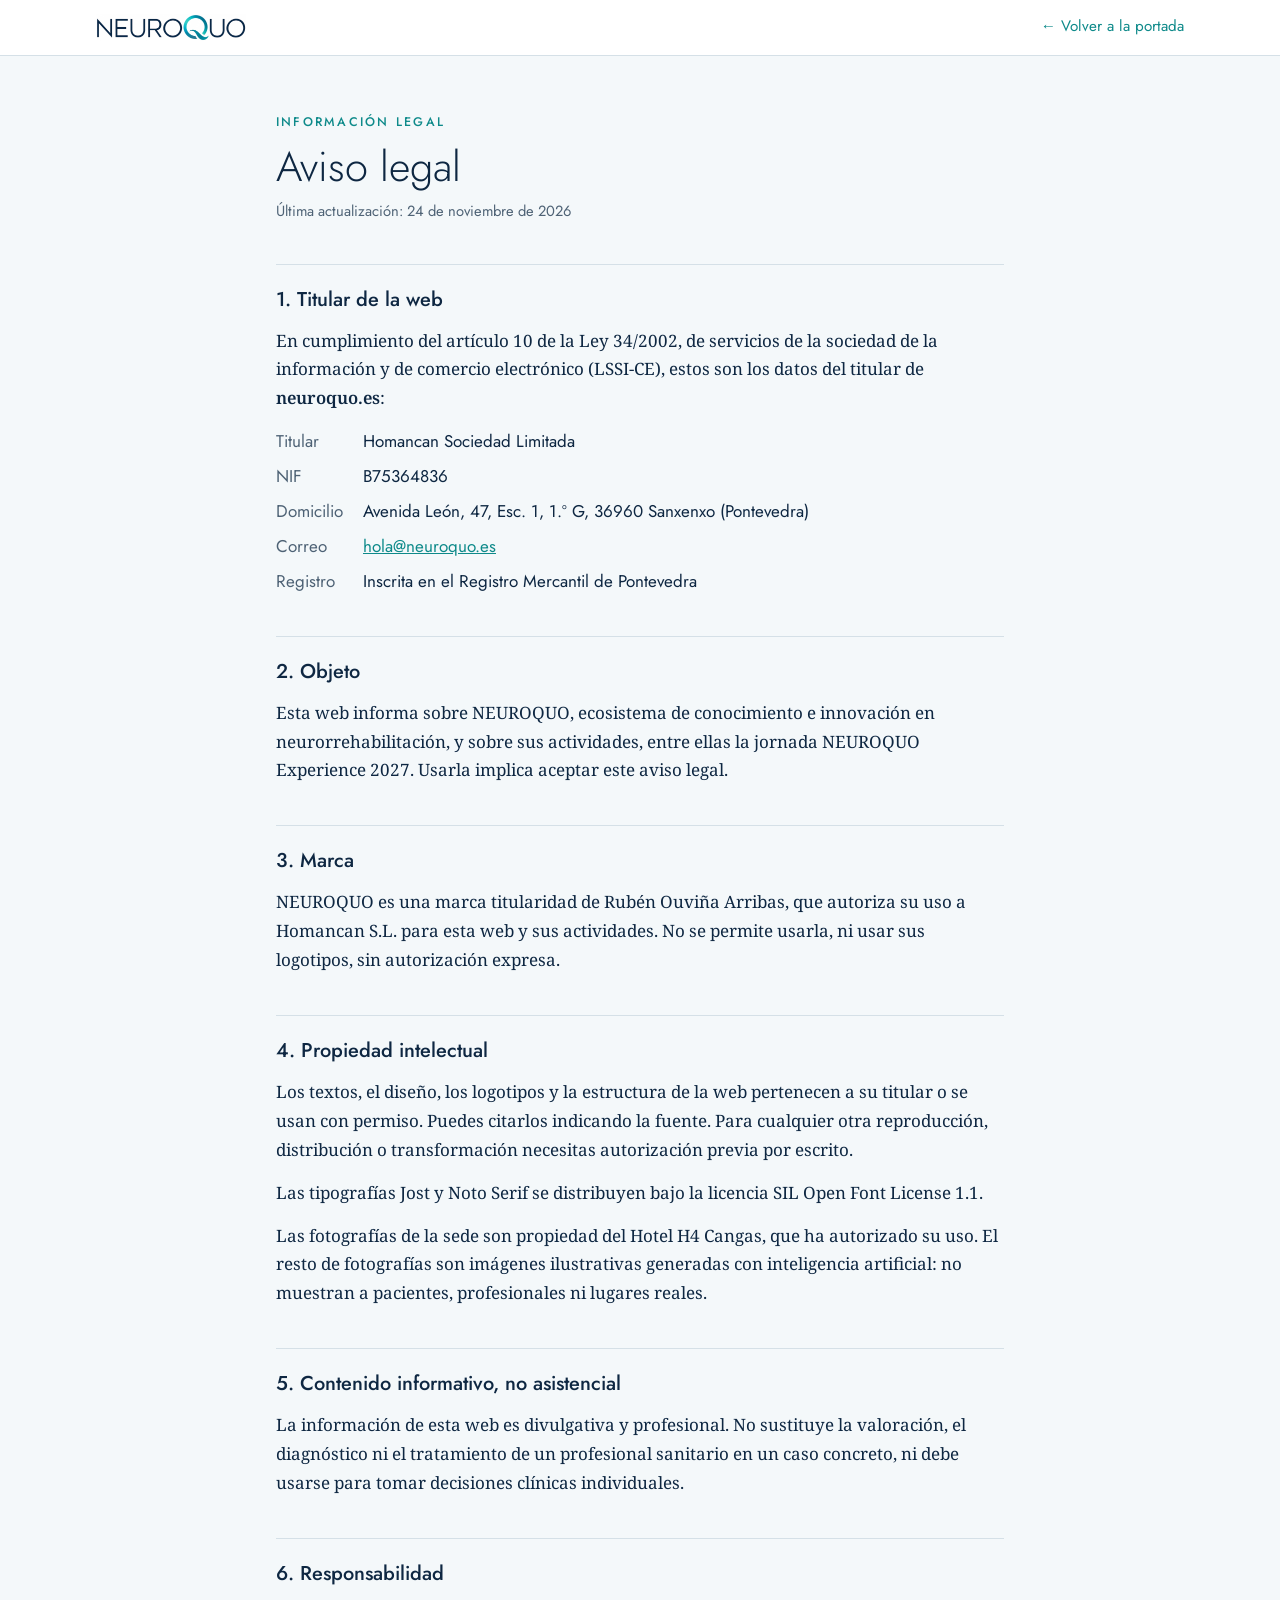
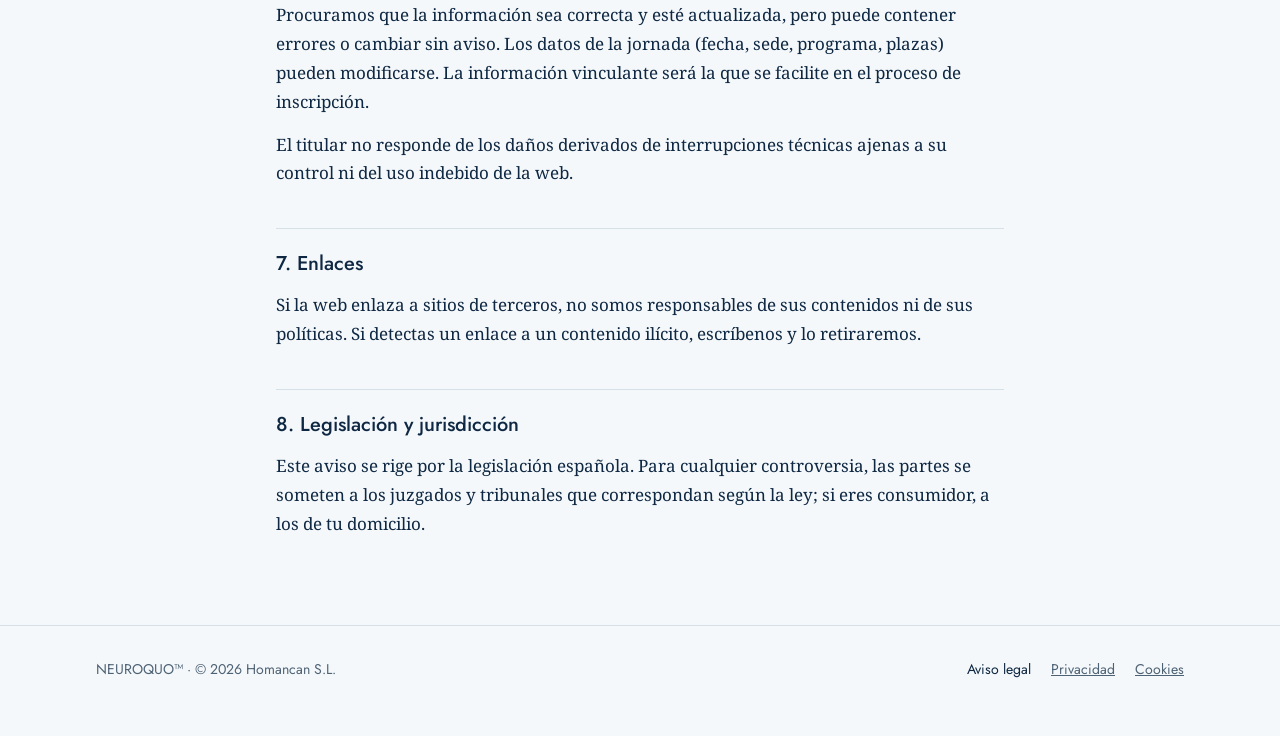
<file: aviso-legal.html>
<!doctype html>
<html lang="es">
<head>
<meta charset="utf-8">
<meta name="viewport" content="width=device-width, initial-scale=1, viewport-fit=cover">
<title>Aviso legal · NEUROQUO</title>
<meta name="description" content="Aviso legal de neuroquo.es: titular, condiciones de uso y propiedad intelectual.">
<link rel="canonical" href="https://neuroquo.es/aviso-legal.html">
<link rel="icon" type="image/png" href="assets/logo-neuroquo-600.png">
<link rel="stylesheet" href="css/fuentes.css">
<link rel="stylesheet" href="css/legal.css">
</head>
<body>
<header class="top">
  <div class="in">
    <a href="./" aria-label="NEUROQUO, inicio">
      <img class="logo logo-light" src="assets/logo-neuroquo-600.png" alt="NEUROQUO" width="600" height="107">
      <img class="logo logo-dark" src="assets/logo-neuroquo-oscuro-600.png" alt="NEUROQUO" width="600" height="107">
    </a>
    <a class="volver" href="./">← Volver a la portada</a>
  </div>
</header>
<main>
  <div class="in">
    <p class="eyebrow">Información legal</p>
    <h1>Aviso legal</h1>
    <p class="fecha">Última actualización: 24 de noviembre de 2026</p>

    <h2>1. Titular de la web</h2>
    <p>En cumplimiento del artículo 10 de la Ley 34/2002, de servicios de la sociedad de la información y de comercio electrónico (LSSI-CE), estos son los datos del titular de <strong>neuroquo.es</strong>:</p>
    <dl class="datos">
      <dt>Titular</dt><dd>Homancan Sociedad Limitada</dd>
      <dt>NIF</dt><dd>B75364836</dd>
      <dt>Domicilio</dt><dd>Avenida León, 47, Esc. 1, 1.º G, 36960 Sanxenxo (Pontevedra)</dd>
      <dt>Correo</dt><dd><a href="mailto:hola@neuroquo.es">hola@neuroquo.es</a></dd>
      <dt>Registro</dt><dd>Inscrita en el Registro Mercantil de Pontevedra</dd>
    </dl>

    <h2>2. Objeto</h2>
    <p>Esta web informa sobre NEUROQUO, ecosistema de conocimiento e innovación en neurorrehabilitación, y sobre sus actividades, entre ellas la jornada NEUROQUO Experience 2027. Usarla implica aceptar este aviso legal.</p>

    <h2>3. Marca</h2>
    <p>NEUROQUO es una marca titularidad de Rubén Ouviña Arribas, que autoriza su uso a Homancan S.L. para esta web y sus actividades. No se permite usarla, ni usar sus logotipos, sin autorización expresa.</p>

    <h2>4. Propiedad intelectual</h2>
    <p>Los textos, el diseño, los logotipos y la estructura de la web pertenecen a su titular o se usan con permiso. Puedes citarlos indicando la fuente. Para cualquier otra reproducción, distribución o transformación necesitas autorización previa por escrito.</p>
    <p>Las tipografías Jost y Noto Serif se distribuyen bajo la licencia SIL Open Font License 1.1.</p>
    <p>Las fotografías de la sede son propiedad del Hotel H4 Cangas, que ha autorizado su uso. El resto de fotografías son imágenes ilustrativas generadas con inteligencia artificial: no muestran a pacientes, profesionales ni lugares reales.</p>

    <h2>5. Contenido informativo, no asistencial</h2>
    <p>La información de esta web es divulgativa y profesional. No sustituye la valoración, el diagnóstico ni el tratamiento de un profesional sanitario en un caso concreto, ni debe usarse para tomar decisiones clínicas individuales.</p>

    <h2>6. Responsabilidad</h2>
    <p>Procuramos que la información sea correcta y esté actualizada, pero puede contener errores o cambiar sin aviso. Los datos de la jornada (fecha, sede, programa, plazas) pueden modificarse. La información vinculante será la que se facilite en el proceso de inscripción.</p>
    <p>El titular no responde de los daños derivados de interrupciones técnicas ajenas a su control ni del uso indebido de la web.</p>

    <h2>7. Enlaces</h2>
    <p>Si la web enlaza a sitios de terceros, no somos responsables de sus contenidos ni de sus políticas. Si detectas un enlace a un contenido ilícito, escríbenos y lo retiraremos.</p>

    <h2>8. Legislación y jurisdicción</h2>
    <p>Este aviso se rige por la legislación española. Para cualquier controversia, las partes se someten a los juzgados y tribunales que correspondan según la ley; si eres consumidor, a los de tu domicilio.</p>

  </div>
</main>
<footer>
  <div class="in">
    <span>NEUROQUO™ · © 2026 Homancan S.L.</span>
    <ul>
        <li><a href="aviso-legal.html" aria-current="page">Aviso legal</a></li>
        <li><a href="privacidad.html">Privacidad</a></li>
        <li><a href="cookies.html">Cookies</a></li>
    </ul>
  </div>
</footer>
</body>
</html>
</file>
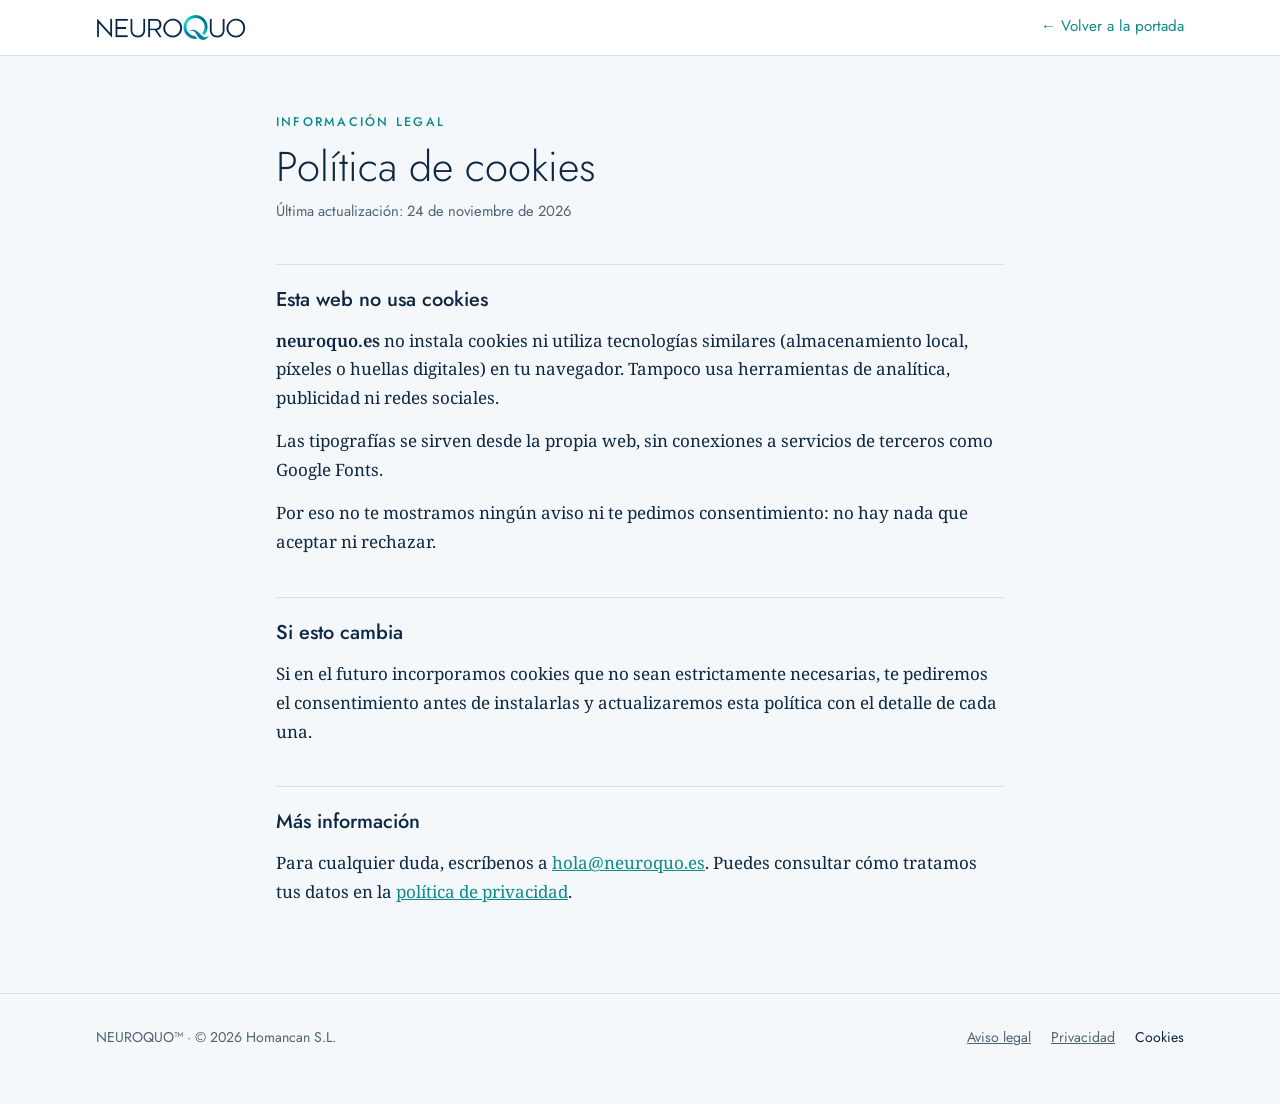
<file: cookies.html>
<!doctype html>
<html lang="es">
<head>
<meta charset="utf-8">
<meta name="viewport" content="width=device-width, initial-scale=1, viewport-fit=cover">
<title>Política de cookies · NEUROQUO</title>
<meta name="description" content="neuroquo.es no utiliza cookies ni tecnologías de seguimiento.">
<link rel="canonical" href="https://neuroquo.es/cookies.html">
<link rel="icon" type="image/png" href="assets/logo-neuroquo-600.png">
<link rel="stylesheet" href="css/fuentes.css">
<link rel="stylesheet" href="css/legal.css">
</head>
<body>
<header class="top">
  <div class="in">
    <a href="./" aria-label="NEUROQUO, inicio">
      <img class="logo logo-light" src="assets/logo-neuroquo-600.png" alt="NEUROQUO" width="600" height="107">
      <img class="logo logo-dark" src="assets/logo-neuroquo-oscuro-600.png" alt="NEUROQUO" width="600" height="107">
    </a>
    <a class="volver" href="./">← Volver a la portada</a>
  </div>
</header>
<main>
  <div class="in">
    <p class="eyebrow">Información legal</p>
    <h1>Política de cookies</h1>
    <p class="fecha">Última actualización: 24 de noviembre de 2026</p>

    <h2>Esta web no usa cookies</h2>
    <p><strong>neuroquo.es</strong> no instala cookies ni utiliza tecnologías similares (almacenamiento local, píxeles o huellas digitales) en tu navegador. Tampoco usa herramientas de analítica, publicidad ni redes sociales.</p>
    <p>Las tipografías se sirven desde la propia web, sin conexiones a servicios de terceros como Google Fonts.</p>
    <p>Por eso no te mostramos ningún aviso ni te pedimos consentimiento: no hay nada que aceptar ni rechazar.</p>

    <h2>Si esto cambia</h2>
    <p>Si en el futuro incorporamos cookies que no sean estrictamente necesarias, te pediremos el consentimiento antes de instalarlas y actualizaremos esta política con el detalle de cada una.</p>

    <h2>Más información</h2>
    <p>Para cualquier duda, escríbenos a <a href="mailto:hola@neuroquo.es">hola@neuroquo.es</a>. Puedes consultar cómo tratamos tus datos en la <a href="privacidad.html">política de privacidad</a>.</p>

  </div>
</main>
<footer>
  <div class="in">
    <span>NEUROQUO™ · © 2026 Homancan S.L.</span>
    <ul>
        <li><a href="aviso-legal.html">Aviso legal</a></li>
        <li><a href="privacidad.html">Privacidad</a></li>
        <li><a href="cookies.html" aria-current="page">Cookies</a></li>
    </ul>
  </div>
</footer>
</body>
</html>
</file>
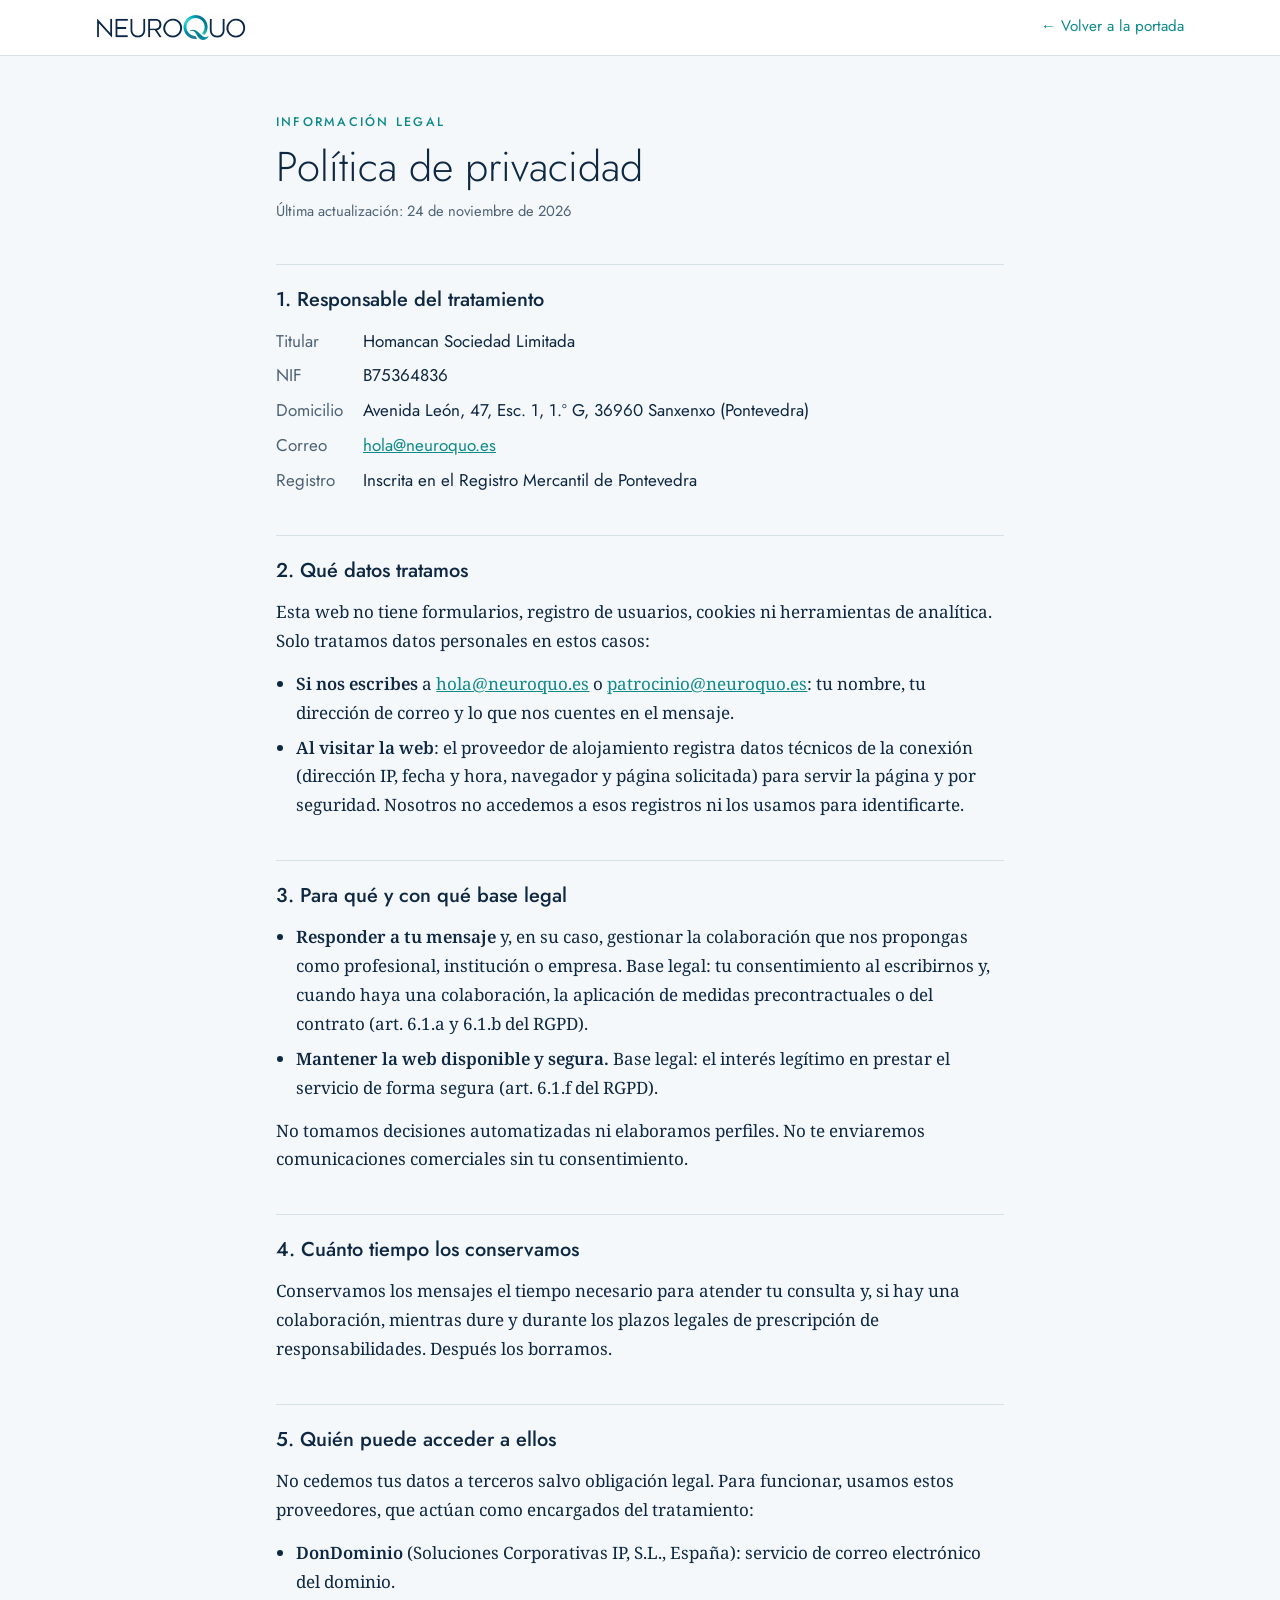
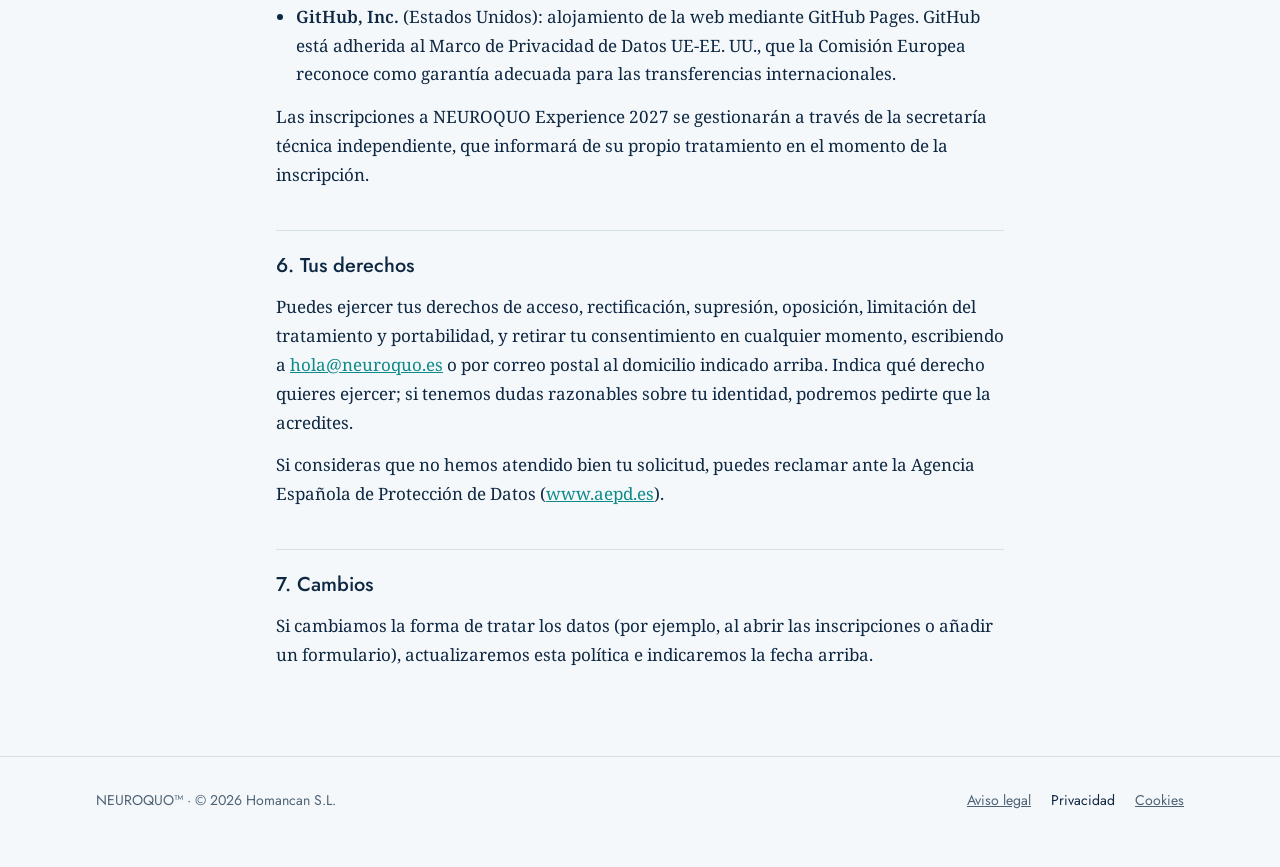
<file: privacidad.html>
<!doctype html>
<html lang="es">
<head>
<meta charset="utf-8">
<meta name="viewport" content="width=device-width, initial-scale=1, viewport-fit=cover">
<title>Política de privacidad · NEUROQUO</title>
<meta name="description" content="Cómo trata NEUROQUO los datos personales: responsable, finalidades, derechos.">
<link rel="canonical" href="https://neuroquo.es/privacidad.html">
<link rel="icon" type="image/png" href="assets/logo-neuroquo-600.png">
<link rel="stylesheet" href="css/fuentes.css">
<link rel="stylesheet" href="css/legal.css">
</head>
<body>
<header class="top">
  <div class="in">
    <a href="./" aria-label="NEUROQUO, inicio">
      <img class="logo logo-light" src="assets/logo-neuroquo-600.png" alt="NEUROQUO" width="600" height="107">
      <img class="logo logo-dark" src="assets/logo-neuroquo-oscuro-600.png" alt="NEUROQUO" width="600" height="107">
    </a>
    <a class="volver" href="./">← Volver a la portada</a>
  </div>
</header>
<main>
  <div class="in">
    <p class="eyebrow">Información legal</p>
    <h1>Política de privacidad</h1>
    <p class="fecha">Última actualización: 24 de noviembre de 2026</p>

    <h2>1. Responsable del tratamiento</h2>
    <dl class="datos">
      <dt>Titular</dt><dd>Homancan Sociedad Limitada</dd>
      <dt>NIF</dt><dd>B75364836</dd>
      <dt>Domicilio</dt><dd>Avenida León, 47, Esc. 1, 1.º G, 36960 Sanxenxo (Pontevedra)</dd>
      <dt>Correo</dt><dd><a href="mailto:hola@neuroquo.es">hola@neuroquo.es</a></dd>
      <dt>Registro</dt><dd>Inscrita en el Registro Mercantil de Pontevedra</dd>
    </dl>

    <h2>2. Qué datos tratamos</h2>
    <p>Esta web no tiene formularios, registro de usuarios, cookies ni herramientas de analítica. Solo tratamos datos personales en estos casos:</p>
    <ul>
      <li><strong>Si nos escribes</strong> a <a href="mailto:hola@neuroquo.es">hola@neuroquo.es</a> o <a href="mailto:patrocinio@neuroquo.es">patrocinio@neuroquo.es</a>: tu nombre, tu dirección de correo y lo que nos cuentes en el mensaje.</li>
      <li><strong>Al visitar la web</strong>: el proveedor de alojamiento registra datos técnicos de la conexión (dirección IP, fecha y hora, navegador y página solicitada) para servir la página y por seguridad. Nosotros no accedemos a esos registros ni los usamos para identificarte.</li>
    </ul>

    <h2>3. Para qué y con qué base legal</h2>
    <ul>
      <li><strong>Responder a tu mensaje</strong> y, en su caso, gestionar la colaboración que nos propongas como profesional, institución o empresa. Base legal: tu consentimiento al escribirnos y, cuando haya una colaboración, la aplicación de medidas precontractuales o del contrato (art. 6.1.a y 6.1.b del RGPD).</li>
      <li><strong>Mantener la web disponible y segura.</strong> Base legal: el interés legítimo en prestar el servicio de forma segura (art. 6.1.f del RGPD).</li>
    </ul>
    <p>No tomamos decisiones automatizadas ni elaboramos perfiles. No te enviaremos comunicaciones comerciales sin tu consentimiento.</p>

    <h2>4. Cuánto tiempo los conservamos</h2>
    <p>Conservamos los mensajes el tiempo necesario para atender tu consulta y, si hay una colaboración, mientras dure y durante los plazos legales de prescripción de responsabilidades. Después los borramos.</p>

    <h2>5. Quién puede acceder a ellos</h2>
    <p>No cedemos tus datos a terceros salvo obligación legal. Para funcionar, usamos estos proveedores, que actúan como encargados del tratamiento:</p>
    <ul>
      <li><strong>DonDominio</strong> (Soluciones Corporativas IP, S.L., España): servicio de correo electrónico del dominio.</li>
      <li><strong>GitHub, Inc.</strong> (Estados Unidos): alojamiento de la web mediante GitHub Pages. GitHub está adherida al Marco de Privacidad de Datos UE-EE. UU., que la Comisión Europea reconoce como garantía adecuada para las transferencias internacionales.</li>
    </ul>
    <p>Las inscripciones a NEUROQUO Experience 2027 se gestionarán a través de la secretaría técnica independiente, que informará de su propio tratamiento en el momento de la inscripción.</p>

    <h2>6. Tus derechos</h2>
    <p>Puedes ejercer tus derechos de acceso, rectificación, supresión, oposición, limitación del tratamiento y portabilidad, y retirar tu consentimiento en cualquier momento, escribiendo a <a href="mailto:hola@neuroquo.es">hola@neuroquo.es</a> o por correo postal al domicilio indicado arriba. Indica qué derecho quieres ejercer; si tenemos dudas razonables sobre tu identidad, podremos pedirte que la acredites.</p>
    <p>Si consideras que no hemos atendido bien tu solicitud, puedes reclamar ante la Agencia Española de Protección de Datos (<a href="https://www.aepd.es" rel="noopener">www.aepd.es</a>).</p>

    <h2>7. Cambios</h2>
    <p>Si cambiamos la forma de tratar los datos (por ejemplo, al abrir las inscripciones o añadir un formulario), actualizaremos esta política e indicaremos la fecha arriba.</p>

  </div>
</main>
<footer>
  <div class="in">
    <span>NEUROQUO™ · © 2026 Homancan S.L.</span>
    <ul>
        <li><a href="aviso-legal.html">Aviso legal</a></li>
        <li><a href="privacidad.html" aria-current="page">Privacidad</a></li>
        <li><a href="cookies.html">Cookies</a></li>
    </ul>
  </div>
</footer>
</body>
</html>
</file>
<file: css/fuentes.css>
/* Fuentes alojadas en la propia web (sin conexiones a terceros). Licencia SIL OFL 1.1, ver fonts/. */
@font-face{font-family:"Jost";font-style:normal;font-weight:300;font-display:swap;src:url("../fonts/jost-latin-300-normal.woff2") format("woff2")}
@font-face{font-family:"Jost";font-style:normal;font-weight:400;font-display:swap;src:url("../fonts/jost-latin-400-normal.woff2") format("woff2")}
@font-face{font-family:"Jost";font-style:normal;font-weight:500;font-display:swap;src:url("../fonts/jost-latin-500-normal.woff2") format("woff2")}
@font-face{font-family:"Jost";font-style:normal;font-weight:600;font-display:swap;src:url("../fonts/jost-latin-600-normal.woff2") format("woff2")}
@font-face{font-family:"Noto Serif";font-style:normal;font-weight:400;font-display:swap;src:url("../fonts/noto-serif-latin-400-normal.woff2") format("woff2")}
@font-face{font-family:"Noto Serif";font-style:italic;font-weight:400;font-display:swap;src:url("../fonts/noto-serif-latin-400-italic.woff2") format("woff2")}
@font-face{font-family:"Noto Serif";font-style:normal;font-weight:600;font-display:swap;src:url("../fonts/noto-serif-latin-600-normal.woff2") format("woff2")}
</file>
<file: css/legal.css>
/* Páginas legales: mismos tokens y tipografía que la portada. */
:root{--paper:#F4F8FA;--surface:#FFFFFF;--ink:#0E2742;--muted:#4E6275;--line:#D5E0E7;--teal:#0E8A8A;--cyan:#17A9BC;
--f-display:"Jost","Futura","Avenir Next","Helvetica Neue",Arial,sans-serif;--f-body:"Noto Serif",Georgia,"Times New Roman",serif}
@media (prefers-color-scheme:dark){:root:not([data-theme="light"]){--paper:#08141F;--surface:#0E1E2D;--ink:#E7EEF3;--muted:#9DB0C0;--line:#20374A;--teal:#3CC4BD;--cyan:#5BD0DE;color-scheme:dark}}
:root[data-theme="dark"]{--paper:#08141F;--surface:#0E1E2D;--ink:#E7EEF3;--muted:#9DB0C0;--line:#20374A;--teal:#3CC4BD;--cyan:#5BD0DE;color-scheme:dark}
*{box-sizing:border-box}
html,body{margin:0;padding:0}
body{background:var(--paper);color:var(--ink);font-family:var(--f-body);font-size:17px;line-height:1.7}
a{color:var(--teal)}
a:focus-visible{outline:2px solid var(--cyan);outline-offset:3px;border-radius:2px}
.in{max-width:760px;margin:0 auto;padding-left:max(16px,env(safe-area-inset-left,0px));padding-right:max(16px,env(safe-area-inset-right,0px))}
.top{background:var(--surface);border-bottom:1px solid var(--line)}
.top .in{max-width:1120px;display:flex;align-items:center;justify-content:space-between;gap:16px;padding-block:14px;font-family:var(--f-display)}
.top a.volver{text-decoration:none;font-size:.95rem}
.logo{display:block;width:150px;height:auto}
.logo-dark{display:none}
@media (prefers-color-scheme:dark){:root:not([data-theme="light"]) .logo-light{display:none}:root:not([data-theme="light"]) .logo-dark{display:block}}
:root[data-theme="dark"] .logo-light{display:none}:root[data-theme="dark"] .logo-dark{display:block}
main{padding-block:56px 72px}
.eyebrow{font-family:var(--f-display);font-size:.78rem;font-weight:500;letter-spacing:.18em;text-transform:uppercase;color:var(--teal);margin:0 0 10px}
h1,h2{font-family:var(--f-display);text-wrap:balance}
h1{font-weight:300;font-size:clamp(2rem,5vw,2.6rem);line-height:1.15;margin:0 0 8px}
.fecha{font-family:var(--f-display);color:var(--muted);font-size:.92rem;margin:0 0 36px}
h2{font-weight:500;font-size:1.25rem;margin:40px 0 10px;padding-top:18px;border-top:1px solid var(--line)}
p,ul{margin:0 0 14px}
ul{padding-left:1.2em}
li{margin-bottom:6px}
dl.datos{display:grid;grid-template-columns:max-content 1fr;gap:6px 20px;margin:0 0 14px;font-family:var(--f-display)}
dl.datos dt{color:var(--muted)}
dl.datos dd{margin:0}
@media (max-width:520px){dl.datos{grid-template-columns:1fr;gap:0}dl.datos dd{margin-bottom:10px}}
footer{padding-block:32px 48px;border-top:1px solid var(--line);font-family:var(--f-display);font-size:.88rem;color:var(--muted)}
footer .in{max-width:1120px;display:flex;flex-wrap:wrap;gap:10px 28px;justify-content:space-between}
footer ul{display:flex;flex-wrap:wrap;gap:6px 20px;list-style:none;margin:0;padding:0}
footer a{color:var(--muted)}
footer a[aria-current]{color:var(--ink);text-decoration:none}
</file>
